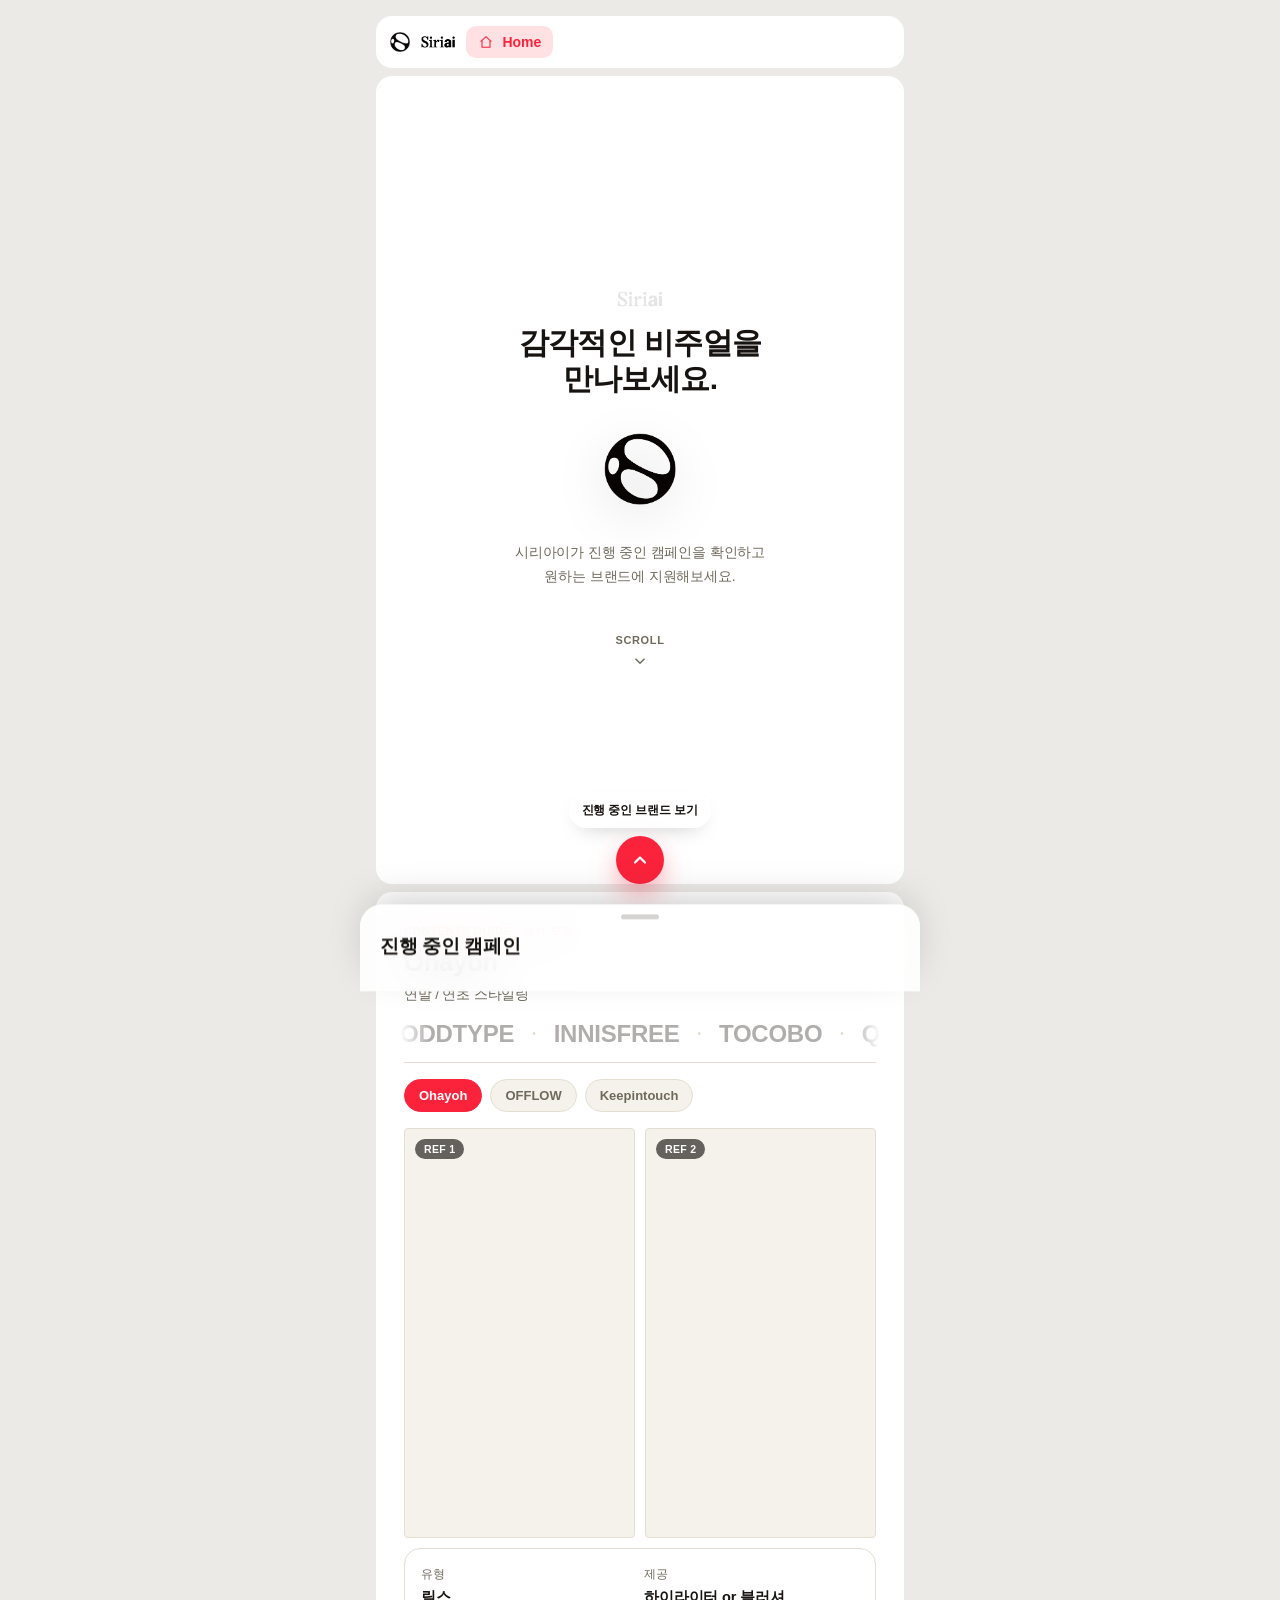
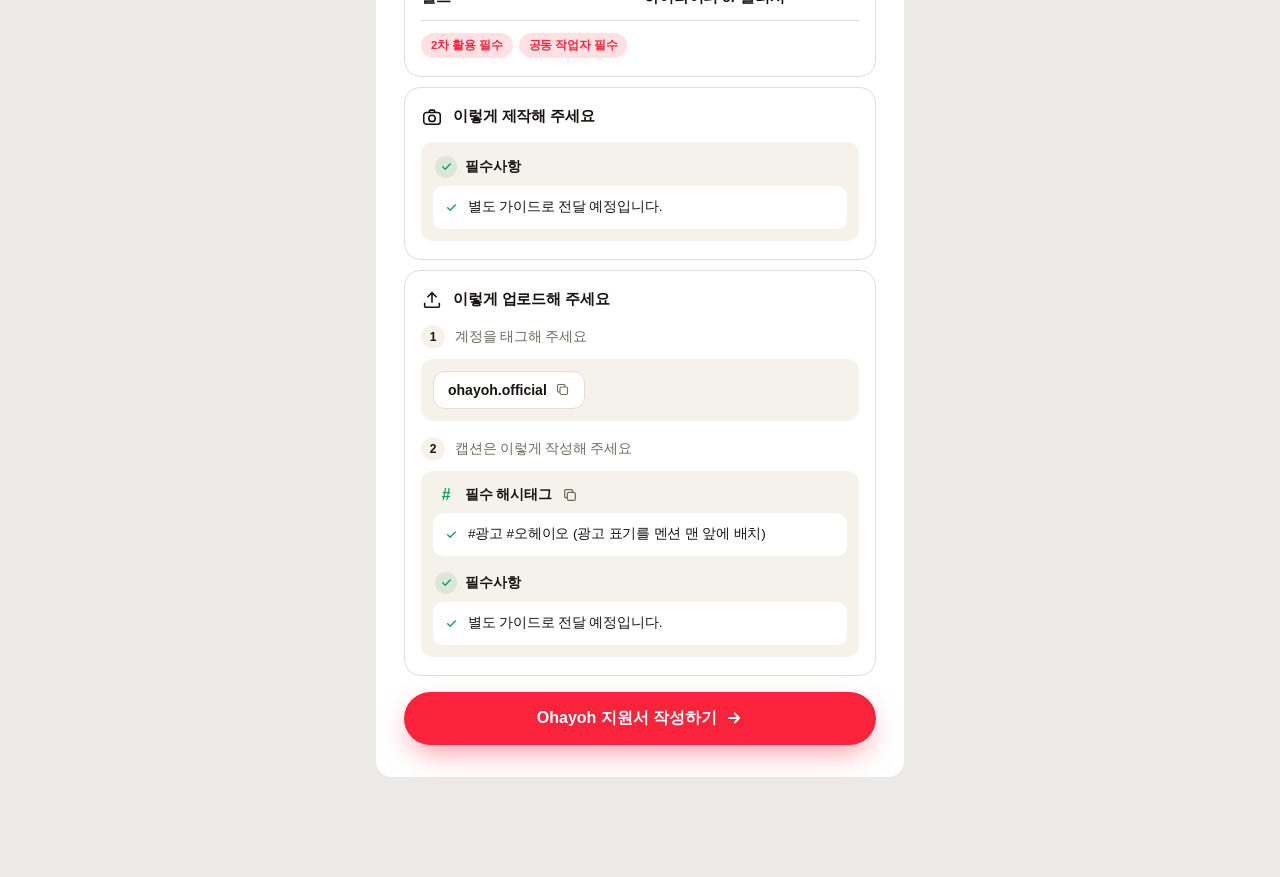
<file: index.html>
<!doctype html>
<html lang="ko">
<head>
<meta charset="utf-8">
<meta name="viewport" content="width=device-width, initial-scale=1, viewport-fit=cover">
<meta name="referrer" content="no-referrer">
<title>Siriai Campaign Guide</title>
<link rel="icon" href="assets/symbol-black.png">
<style>
/* ── Tokens: 포트폴리오(globals.css)와 동일 ───────────────────── */
:root{
  --bg:#ffffff; --ink:#171310; --muted:#6f6a5c; --accent:#fa233b;
  --line:#e4ded2; --card:#f5f2ec; --accent-soft:rgba(250,35,59,.14); --shell-bg:#ebeae7;
  --ok:#1a9e5c; --ok-soft:rgba(26,158,92,.12);
  --font:-apple-system,"SF Pro Text","Inter Tight","Noto Sans KR",Helvetica,Arial,"Apple SD Gothic Neo","Malgun Gothic",sans-serif;
}
*{ box-sizing:border-box; }
html{ scroll-behavior:smooth; }
html,body{ margin:0; padding:0; }
body{ background:var(--shell-bg); color:var(--ink); font-family:var(--font); overflow-x:hidden; word-break:keep-all; overflow-wrap:break-word; letter-spacing:-.01em; -webkit-font-smoothing:antialiased; }
button,input,textarea,select{ font-family:inherit; }
body.lock{ overflow:hidden; }

.shell{ max-width:560px; margin:0 auto; padding:8px 8px 96px; display:flex; flex-direction:column; gap:8px; }
section{ scroll-margin-top:76px; }

/* ── Top bar ─────────────────────────────────────────── */
.topbar{ position:sticky; top:8px; z-index:30; display:flex; align-items:center; gap:10px; padding:10px 12px; background:var(--bg); border-radius:16px; }
.logo{ display:flex; align-items:center; gap:9px; flex:0 0 auto; background:none; border:none; padding:0; cursor:pointer; }
.logo .mark{ width:24px; height:24px; object-fit:contain; }
.logo .word{ height:14px; width:auto; display:block; }
.nav{ display:flex; gap:4px; flex:1; min-width:0; overflow-x:auto; scrollbar-width:none; }
.nav::-webkit-scrollbar{ display:none; }
.nav-item{ display:flex; align-items:center; gap:8px; flex:0 0 auto; white-space:nowrap; padding:8px 12px; border-radius:10px; border:none; background:none; cursor:pointer; font-size:14px; font-weight:500; color:var(--ink); transition:background .15s, color .15s; }
.nav-item svg{ width:16px; height:16px; stroke:currentColor; stroke-width:1.6; fill:none; flex:0 0 auto; }
.nav-item.active{ background:var(--accent-soft); color:var(--accent); font-weight:700; }

.panel-card{ background:var(--bg); border-radius:16px; padding:24px 20px; }

/* 화면 전환: main(소개+가이드) ↔ apply(지원서) */
body[data-view="apply"] #top, body[data-view="apply"] #guide{ display:none; }
body[data-view="main"] #apply{ display:none; }
body[data-view="apply"] #apply{ animation:fadeIn .35s cubic-bezier(.16,1,.3,1); min-height:calc(100svh - 92px); }
.back{ display:inline-flex; align-items:center; gap:6px; margin:0 0 18px -4px; padding:6px 10px 6px 6px; border:none; background:var(--card); border-radius:999px; font-size:12.5px; font-weight:700; color:var(--muted); cursor:pointer; }
.back svg{ width:16px; height:16px; stroke:currentColor; stroke-width:2.2; fill:none; stroke-linecap:round; stroke-linejoin:round; }

/* 가이드 안 브랜드 탭 — 포트폴리오 '색조·스킨·해외' 버튼과 동일 */
.g-chips{ display:flex; flex-wrap:wrap; gap:8px; margin:0 0 16px; }
.g-chips .bchip{ white-space:nowrap; padding:8px 14px; }
.g-chips::-webkit-scrollbar{ display:none; }

/* ── 1. Hero (포트폴리오 홈과 동일) ───────────────────────── */
.hero{ min-height:calc(100svh - 92px); display:flex; flex-direction:column; align-items:center; justify-content:center; text-align:center; padding:56px 24px 40px; }
.hero .brand{ height:20px; margin:0 auto 16px; display:block; }
.hero h1{ font-weight:700; letter-spacing:-.02em; font-size:30px; line-height:1.2; margin:0 0 28px; }
.hero .sym{ width:88px; height:88px; margin:0 auto 28px; display:block; filter:drop-shadow(0 12px 24px rgba(0,0,0,.15)); }
.hero p{ font-size:14px; line-height:1.7; color:var(--muted); margin:0; }
.scroll-cue{ margin-top:44px; display:flex; flex-direction:column; align-items:center; gap:6px; font-size:11px; font-weight:700; color:var(--muted); letter-spacing:.06em; background:none; border:none; cursor:pointer; }
.scroll-cue svg{ width:18px; height:18px; stroke:var(--muted); stroke-width:2; fill:none; animation:bob 1.6s ease-in-out infinite; }
@keyframes bob{ 50%{ transform:translateY(5px); } }

/* ── 2. Brand guide ─────────────────────────────────────── */
.guide-head{ border-bottom:1px solid var(--line); margin-bottom:16px; }
.eyebrow{ font-size:11px; font-weight:800; color:var(--accent); letter-spacing:.06em; margin:0 0 8px; }
.g-title{ font-weight:700; letter-spacing:-.02em; font-size:26px; margin:0 0 6px; }
.g-desc{ font-size:13.5px; line-height:1.6; color:var(--muted); margin:0; }
.marquee{ position:relative; margin:0 -4px; padding:14px 0; overflow:hidden;
  -webkit-mask-image:linear-gradient(90deg,transparent,#000 6%,#000 94%,transparent); mask-image:linear-gradient(90deg,transparent,#000 6%,#000 94%,transparent); }
.track{ display:flex; align-items:center; gap:18px; width:max-content; animation:marquee 140s linear infinite; }
.m-item{ display:flex; align-items:center; gap:18px; white-space:nowrap; }
.m-label{ font-weight:900; font-size:24px; letter-spacing:-.01em; color:rgba(23,19,16,.34); }
.m-dot{ color:var(--line); font-size:10px; }
@keyframes marquee{ to{ transform:translateX(-50%); } }
.shine{ position:absolute; inset:0; display:flex; align-items:center; pointer-events:none;
  -webkit-mask-image:linear-gradient(90deg,transparent,transparent 44%,#000 50%,transparent 56%,transparent); -webkit-mask-size:260% 100%; -webkit-mask-repeat:no-repeat;
  mask-image:linear-gradient(90deg,transparent,transparent 44%,#000 50%,transparent 56%,transparent); mask-size:260% 100%; mask-repeat:no-repeat;
  animation:shine 5.5s linear infinite; }
.shine .m-label{ background:linear-gradient(90deg,#ff8a00,#ff3d81,#a239ff,#ff3d81,#ff8a00); -webkit-background-clip:text; background-clip:text; color:transparent; }
.shine .m-dot{ color:transparent; }
@keyframes shine{ from{ -webkit-mask-position:-160% 0; mask-position:-160% 0; } to{ -webkit-mask-position:160% 0; mask-position:160% 0; } }

.guide-body{ display:flex; flex-direction:column; gap:10px; animation:fadeIn .35s cubic-bezier(.16,1,.3,1); }
@keyframes fadeIn{ from{ transform:translateX(40px); opacity:0; } to{ transform:none; opacity:1; } }

/* 레퍼런스 릴스 2개 — 포트폴리오 clip 카드와 동일 */
.reels{ display:grid; grid-template-columns:repeat(2,minmax(0,1fr)); gap:10px; }
.clip{ position:relative; aspect-ratio:9/16; border-radius:4px; overflow:hidden; background:var(--card); border:1px solid var(--line); }
.clip video,.clip img{ position:absolute; inset:0; width:100%; height:100%; object-fit:cover; }
.clip.empty{ background:transparent; border-style:dashed; display:flex; flex-direction:column; align-items:center; justify-content:center; gap:10px; }
.clip.empty .plus{ width:26px; height:26px; border-radius:50%; border:1px solid var(--line); display:flex; align-items:center; justify-content:center; color:var(--muted); font-size:14px; }
.clip.empty .lbl{ font-size:10px; color:var(--muted); letter-spacing:.03em; }
.clip-badge{ position:absolute; top:10px; left:10px; z-index:2; font-size:10.5px; font-weight:700; letter-spacing:.03em; color:#fff; background:rgba(23,19,16,.65); backdrop-filter:blur(4px); -webkit-backdrop-filter:blur(4px); padding:4px 9px; border-radius:999px; }

/* 인스타그램 링크 레퍼런스 */
.clip.ig{ display:flex; flex-direction:column; align-items:center; justify-content:center; gap:12px; text-decoration:none; color:#fff; border:none;
  background:linear-gradient(160deg,#feda75 0%,#fa7e1e 25%,#d62976 50%,#962fbf 75%,#4f5bd5 100%); }
.clip.ig .ig-mark{ position:absolute; top:10px; right:10px; }
.clip.ig .ig-mark svg{ width:20px; height:20px; stroke:#fff; stroke-width:1.8; fill:none; }
.clip.ig .ig-play{ width:52px; height:52px; border-radius:50%; background:rgba(255,255,255,.25); backdrop-filter:blur(6px); -webkit-backdrop-filter:blur(6px); display:grid; place-items:center; }
.clip.ig .ig-play svg{ width:22px; height:22px; fill:#fff; margin-left:3px; }
.clip.ig .ig-lbl{ font-size:12px; font-weight:800; }
.bchip.closed{ opacity:.55; }
.saved-note{ display:flex; align-items:center; justify-content:space-between; gap:10px; font-size:12px; color:var(--muted); background:var(--card); border-radius:12px; padding:10px 12px; margin:0 0 14px; }
.saved-note button{ background:none; border:none; color:var(--accent); font-weight:700; font-size:12px; cursor:pointer; padding:0; }

.musts{ grid-column:1/-1; display:flex; flex-wrap:wrap; gap:6px; padding-top:12px; margin-top:4px; border-top:1px solid var(--line); }
.must{ font-style:normal; font-size:11.5px; font-weight:800; color:var(--accent); background:var(--accent-soft); padding:5px 10px; border-radius:999px; }

.box{ border:1px solid var(--line); border-radius:16px; padding:18px 16px; }
.facts{ display:grid; grid-template-columns:repeat(3,minmax(0,1fr)); gap:8px; }
.fact .k{ font-size:11.5px; color:var(--muted); margin-bottom:6px; }
.fact .v{ font-size:14.5px; font-weight:700; line-height:1.35; }
.box-h{ display:flex; align-items:center; gap:10px; font-size:15px; font-weight:700; margin:0 0 14px; }
.box-h svg{ width:22px; height:22px; stroke:var(--ink); stroke-width:1.7; fill:none; flex:0 0 auto; }
.inner{ background:var(--card); border-radius:12px; padding:12px; display:flex; flex-direction:column; gap:8px; }
.inner + .step, .inner + .inner{ margin-top:14px; }
.inner-h{ display:flex; align-items:center; gap:8px; font-size:13.5px; font-weight:700; padding:2px 2px 0; }
.ok{ width:22px; height:22px; border-radius:50%; background:var(--ok-soft); display:grid; place-items:center; flex:0 0 auto; }
.ok svg, .li svg{ width:13px; height:13px; stroke:var(--ok); stroke-width:2.6; fill:none; stroke-linecap:round; stroke-linejoin:round; }
.hash{ width:22px; text-align:center; color:var(--ok); font-weight:800; font-size:16px; }
.li{ display:flex; gap:10px; align-items:flex-start; background:#fff; border-radius:10px; padding:11px 12px; font-size:13.5px; line-height:1.55; }
.li svg{ margin-top:4px; flex:0 0 auto; }
.step{ display:flex; align-items:center; gap:10px; font-size:13.5px; color:var(--muted); margin:2px 0 10px; }
.step .n{ width:24px; height:24px; border-radius:50%; background:var(--card); display:grid; place-items:center; font-size:12px; font-weight:800; color:var(--ink); }
.copy{ display:inline-flex; align-items:center; gap:8px; align-self:flex-start; background:#fff; border:1px solid var(--line); border-radius:12px; padding:10px 14px; font-size:14px; font-weight:600; color:var(--ink); cursor:pointer; transition:border-color .15s, color .15s; }
.copy svg{ width:15px; height:15px; stroke:var(--muted); stroke-width:1.8; fill:none; }
.copy.done{ border-color:var(--accent); color:var(--accent); }
.icon-copy{ background:none; border:none; padding:2px; cursor:pointer; display:grid; place-items:center; }
.icon-copy svg{ width:16px; height:16px; stroke:var(--muted); stroke-width:1.8; fill:none; }
.icon-copy.done svg{ stroke:var(--accent); }

.cta{ width:100%; display:flex; align-items:center; justify-content:center; gap:8px; padding:16px; border-radius:999px; border:none; cursor:pointer; font-size:16px; font-weight:800; color:#fff; background:var(--accent); box-shadow:0 12px 30px -8px rgba(250,35,59,.55); transition:filter .15s, transform .15s; }
.cta:hover{ filter:brightness(1.06); }
.cta:active{ transform:scale(.98); }
.cta svg{ width:18px; height:18px; stroke:#fff; stroke-width:2.4; fill:none; stroke-linecap:round; stroke-linejoin:round; }
.cta:disabled{ opacity:.55; cursor:default; box-shadow:none; }

/* ── 3. Apply form ─────────────────────────────────────── */
.f-title{ font-weight:700; letter-spacing:-.02em; font-size:22px; margin:0 0 6px; }
.f-desc{ font-size:13px; color:var(--muted); margin:0 0 20px; line-height:1.6; }
.group{ border:1px solid var(--line); border-radius:16px; padding:16px 14px 4px; margin-bottom:10px; }
.group-h{ display:flex; align-items:center; gap:8px; font-size:14px; font-weight:700; margin:0 0 14px; }
.group-h .n{ width:22px; height:22px; border-radius:50%; background:var(--ink); color:#fff; display:grid; place-items:center; font-size:11px; font-weight:800; }
.group-h small{ margin-left:auto; font-size:11px; font-weight:600; color:var(--muted); }
.field{ display:flex; flex-direction:column; gap:7px; margin-bottom:14px; }
.field label{ font-size:12.5px; font-weight:700; }
.field label i{ color:var(--accent); font-style:normal; margin-left:2px; }
.input{ width:100%; padding:13px 14px; border-radius:12px; border:1px solid var(--line); background:var(--card); font-size:15px; color:var(--ink); outline:none; transition:border-color .15s, background .15s; }
.input:focus{ border-color:var(--accent); background:#fff; }
.input.bad{ border-color:var(--accent); }
.input[readonly]{ cursor:pointer; }
.addr-row{ display:flex; gap:8px; }
.addr-row .input{ flex:1; min-width:0; }
.addr-btn{ flex:0 0 auto; padding:0 16px; border-radius:12px; border:none; background:var(--ink); color:#fff; font-weight:700; font-size:14px; cursor:pointer; }
.addr-layer{ position:fixed; inset:0; z-index:70; background:rgba(23,19,16,.45); display:flex; align-items:flex-end; justify-content:center; }
.addr-layer[hidden]{ display:none; }
.addr-sheet{ width:100%; max-width:560px; height:min(560px, 88svh); background:var(--bg); border-radius:20px 20px 0 0; display:flex; flex-direction:column; overflow:hidden; }
.addr-top{ display:flex; align-items:center; justify-content:space-between; padding:14px 16px; border-bottom:1px solid var(--line); }
.addr-top b{ font-size:16px; }
.addr-x{ border:none; background:var(--card); width:32px; height:32px; border-radius:50%; font-size:18px; cursor:pointer; color:var(--ink); }
#addrFrame{ flex:1; min-height:0; }
.addr-wait{ padding:40px 20px; text-align:center; color:var(--muted); font-size:14px; line-height:1.6; }
textarea.input{ resize:vertical; min-height:84px; line-height:1.5; }
.brand-chips{ display:flex; flex-wrap:wrap; gap:8px; }
.bchip{ padding:9px 16px; border-radius:999px; border:1px solid var(--line); background:var(--card); font-weight:600; font-size:13px; color:var(--muted); cursor:pointer; transition:background .15s, color .15s, border-color .15s; }
.bchip.active{ background:var(--accent); border-color:var(--accent); color:#fff; }
.two{ display:grid; grid-template-columns:1fr 1fr; gap:10px; }
.consent{ display:flex; gap:10px; align-items:flex-start; font-size:12.5px; line-height:1.55; color:var(--muted); margin:6px 0 18px; cursor:pointer; }
.consent input{ appearance:none; -webkit-appearance:none; flex:0 0 20px; width:20px; height:20px; margin:0; border-radius:6px; border:1.5px solid var(--line); background:var(--card); display:grid; place-items:center; cursor:pointer; }
.consent input:checked{ background:var(--accent); border-color:var(--accent); }
.consent input:checked::after{ content:""; width:9px; height:5px; border:2px solid #fff; border-top:none; border-right:none; transform:rotate(-45deg) translate(1px,-1px); }
.err{ font-size:12px; color:var(--accent); margin:-6px 0 14px; display:none; }
.done-box{ text-align:center; padding:28px 8px; }
.done-box .ok{ width:56px; height:56px; margin:0 auto 16px; }
.done-box .ok svg{ width:26px; height:26px; }
.done-box h3{ font-size:19px; margin:0 0 8px; }
.done-box p{ font-size:13.5px; color:var(--muted); margin:0 0 20px; line-height:1.6; }
.ghost{ background:var(--card); border:1px solid var(--line); border-radius:999px; padding:10px 18px; font-weight:700; font-size:13px; cursor:pointer; color:var(--ink); }

/* ── FAB + 브랜드 시트 ─────────────────────────────────── */
.fab{ position:fixed; bottom:16px; left:50%; transform:translateX(-50%); z-index:40; width:48px; height:48px; border-radius:50%; border:none; background:var(--accent); box-shadow:0 12px 30px -6px rgba(250,35,59,.6); display:grid; place-items:center; cursor:pointer; transition:transform .2s; }
.fab svg{ width:20px; height:20px; stroke:#fff; stroke-width:2.6; fill:none; stroke-linecap:round; stroke-linejoin:round; }
.fab-tip{ position:fixed; bottom:72px; left:50%; transform:translateX(-50%); z-index:40; white-space:nowrap; font-size:12px; font-weight:700; color:var(--ink); padding:8px 12px; border-radius:999px; background:rgba(255,255,255,.7); backdrop-filter:blur(16px); -webkit-backdrop-filter:blur(16px); border:1px solid rgba(255,255,255,.6); box-shadow:0 8px 20px -10px rgba(0,0,0,.25); pointer-events:none; transition:opacity .3s; }
.fab-tip.hide{ opacity:0; }

.scrim{ position:fixed; inset:0; z-index:50; background:rgba(23,19,16,.28); opacity:0; pointer-events:none; transition:opacity .25s; }
.scrim.open{ opacity:1; pointer-events:auto; }
.sheet{ position:fixed; left:0; right:0; bottom:0; z-index:51; max-width:560px; margin:0 auto; max-height:78svh; display:flex; flex-direction:column;
  background:rgba(255,255,255,.86); backdrop-filter:blur(24px) saturate(1.6); -webkit-backdrop-filter:blur(24px) saturate(1.6);
  border-radius:22px 22px 0 0; box-shadow:0 -12px 40px -12px rgba(0,0,0,.25);
  transform:translateY(105%); transition:transform .38s cubic-bezier(.16,1,.3,1); padding:10px 16px calc(16px + env(safe-area-inset-bottom)); }
.sheet.open{ transform:none; }
.grab{ width:38px; height:5px; border-radius:99px; background:rgba(23,19,16,.18); margin:0 auto 14px; }
.sheet-h{ display:flex; align-items:baseline; justify-content:space-between; padding:0 4px 12px; }
.sheet-h h2{ font-size:19px; margin:0; letter-spacing:-.02em; }
.sheet-h span{ font-size:12px; font-weight:700; color:var(--accent); }
.sheet-list{ overflow-y:auto; display:flex; flex-direction:column; gap:8px; padding-bottom:4px; }
.b-item{ display:flex; align-items:center; gap:12px; width:100%; text-align:left; padding:14px; border-radius:14px; border:1px solid var(--line); background:#fff; cursor:pointer; color:var(--ink); transition:border-color .15s; }
.b-item.active{ border-color:var(--accent); }
.b-mono{ width:44px; height:44px; flex:0 0 auto; border-radius:12px; display:grid; place-items:center; font-weight:900; font-size:15px; color:#fff; letter-spacing:-.02em; }
.b-text{ flex:1; min-width:0; }
.b-text b{ display:block; font-size:15px; margin-bottom:3px; }
.b-text span{ display:block; font-size:12.5px; color:var(--muted); line-height:1.45; }
.b-meta{ display:flex; gap:5px; margin-top:7px; flex-wrap:wrap; }
.b-meta em{ font-style:normal; font-size:10.5px; font-weight:700; padding:3px 8px; border-radius:999px; background:var(--card); color:var(--muted); }
.b-meta em.hot{ background:var(--accent-soft); color:var(--accent); }
.b-item > svg{ width:18px; height:18px; stroke:var(--muted); stroke-width:2; fill:none; flex:0 0 auto; }

.toast{ position:fixed; top:84px; left:50%; transform:translate(-50%,-10px); z-index:60; background:var(--ink); color:#fff; font-size:12.5px; font-weight:700; padding:9px 14px; border-radius:999px; opacity:0; pointer-events:none; transition:opacity .2s, transform .2s; }
.toast.show{ opacity:1; transform:translate(-50%,0); }

@media (min-width:600px){ .shell{ padding:16px 16px 100px; } .topbar{ top:16px; } .panel-card{ padding:32px 28px; } }
</style>
</head>
<body data-view="main">
<div class="shell">
  <header class="topbar">
    <button class="logo" data-go="top" aria-label="맨 위로"><img class="mark" src="assets/symbol-black.png" alt=""><img class="word" src="assets/logo-wordmark.png" alt="Siriai"></button>
    <nav class="nav" id="nav"></nav>
  </header>

  <!-- 1. 소개 -->
  <section class="panel-card hero" id="top">
    <img class="brand" src="assets/logo-wordmark-grey.png" alt="Siriai">
    <h1>감각적인 비주얼을<br>만나보세요.</h1>
    <img class="sym" src="assets/symbol-black.png" alt="">
    <p>시리아이가 진행 중인 캠페인을 확인하고<br>원하는 브랜드에 지원해보세요.</p>
    <button class="scroll-cue" data-go="guide">SCROLL<svg viewBox="0 0 24 24"><path d="M6 9l6 6 6-6"/></svg></button>
  </section>

  <!-- 2. 브랜드 가이드 -->
  <section class="panel-card" id="guide"></section>

  <!-- 3. 지원서 -->
  <section class="panel-card" id="apply"></section>
</div>

<div class="fab-tip" id="fabTip">진행 중인 브랜드 보기</div>
<button class="fab" id="fab" aria-label="진행 중인 브랜드 보기" aria-expanded="false"><svg viewBox="0 0 24 24"><path d="M6 15l6-6 6 6"/></svg></button>
<div class="scrim" id="scrim"></div>
<div class="sheet" id="sheet" role="dialog" aria-label="진행 중인 캠페인">
  <div class="grab"></div>
  <div class="sheet-h"><h2>진행 중인 캠페인</h2><span id="sheetCount"></span></div>
  <div class="sheet-list" id="sheetList"></div>
</div>
<div class="toast" id="toast"></div>
<div class="addr-layer" id="addrLayer" hidden onclick="if(event.target===this)closeAddrSearch()">
  <div class="addr-sheet" role="dialog" aria-label="주소 검색">
    <div class="addr-top"><b>주소 검색</b><button type="button" class="addr-x" onclick="closeAddrSearch()" aria-label="닫기">×</button></div>
    <div id="addrFrame"></div>
  </div>
</div>

<script>
/* 이 파일은 인플루언서에게 그대로 공개돼요. 금액·내부 안내는 적지 마세요.
   운영 방법은 내부 허브 페이지에 있어요. */
let SUBMIT_URL = '';   // 구글 시트 접수 주소 — brands.json settings.submitUrl (어드민에서 설정)

/* ?p=neg5c4 또는 짧은 주소 ?neg5c4 둘 다 받아요 */
const PAGE = (new URLSearchParams(location.search).get('p')
  || (/^\?([a-z0-9]{4,20})$/i.exec(location.search) || [])[1] || '').trim().slice(0, 20);

/* 브랜드 내용은 brands.json 에 있어요 (어드민 페이지에서 수정). */
let PAST_BRANDS = [];
let BRANDS = [];

async function sha256hex(s){
  const buf = await crypto.subtle.digest('SHA-256', new TextEncoder().encode(s));
  return [...new Uint8Array(buf)].map((b) => b.toString(16).padStart(2, '0')).join('');
}
async function loadData(){
  const res = await fetch('brands.json?t=' + Date.now(), { cache: 'no-store' });
  if (!res.ok) throw new Error('brands.json ' + res.status);
  const data = await res.json();
  PAST_BRANDS = data.pastBrands || [];
  SUBMIT_URL = /^https:\/\/script\.google\.com\/macros\/s\/[\w-]+\/exec$/.test(data.settings?.submitUrl || '') ? data.settings.submitUrl : '';
  const TBD = ['별도 가이드로 전달 예정입니다.'];
  const all = (data.brands || []).filter((b) => b && b.id && b.name && b.status !== 'hidden').map((b) => ({
    category: '뷰티', color: '#171310', hashNote: '광고 표기를 멘션 맨 앞에 배치',
    ...b,
    closed: b.status === 'closed',
    collab: b.collab !== false,              // 공동 작업자 초대 (기본 필수)
    secondaryUse: b.secondaryUse !== false,  // 2차 활용 동의 (기본 필수)
    deadline: b.status === 'closed' ? '모집 마감' : (b.deadline || '상시 모집'),
    make: b.make?.filter(Boolean).length ? b.make.filter(Boolean) : TBD,
    upload: b.upload?.filter(Boolean).length ? b.upload.filter(Boolean) : TBD,
    reels: [0, 1].map((i) => (b.reels || [])[i] || ''),
    facts: [['유형', '릴스'], ['제공', b.reward || '제품'], ...(b.announce ? [['선정 발표', b.announce]] : []), ...(b.uploadDate ? [['업로드', b.uploadDate]] : [])],
  }));
  /* 모집 중인 캠페인을 앞으로, 마감된 캠페인은 뒤로 */
  all.sort((a, b) => a.closed - b.closed);
  /* 고료 링크별 노출: 코드 대신 해시로 비교해서 공개 파일에 코드가 드러나지 않게 */
  const pageHash = PAGE ? await sha256hex('siriai-tier:' + PAGE) : '';
  BRANDS = all.filter((b) => !b.tierHashes?.length || b.tierHashes.includes(pageHash));
  /* 캠페인 × 링크별 고료: 이 링크 코드로만 풀리는 값이라 다른 링크의 고료는 보이지 않아요 */
  for (const b of BRANDS) {
    /* 따로 적은 고료가 없으면 그 링크의 기본 고료(5만/10만/20만원)를 보여줘요 */
    const tf = pageHash && (b.tierFees?.[pageHash] || data.settings?.tierDefaults?.[pageHash]);
    b.sheetFee = tf?.s || '';
    const fee = tf?.v ? await openFee(PAGE, tf.v) : '';
    if (fee) b.facts.splice(2, 0, ['고료', fee === '고료 없음' ? '없음' : fee]);
  }
}
async function openFee(code, s){
  try {
    const [iv, ct] = s.replace(/^enc3:/, '').split('.').map((x) => Uint8Array.from(atob(x), (c) => c.charCodeAt(0)));
    const raw = await crypto.subtle.digest('SHA-256', new TextEncoder().encode('siriai-fee-key:' + code));
    const key = await crypto.subtle.importKey('raw', raw, 'AES-GCM', false, ['decrypt']);
    return new TextDecoder().decode(await crypto.subtle.decrypt({ name: 'AES-GCM', iv }, key, ct));
  } catch { return ''; }
}

/* ── helpers ── */
const $ = (id) => document.getElementById(id);
const esc = (s) => String(s).replace(/[&<>"]/g, (c) => ({ '&':'&amp;','<':'&lt;','>':'&gt;','"':'&quot;' }[c]));
const I = {
  home: '<path d="M4 11.5 12 4l8 7.5"/><path d="M6 10v10h12V10"/>',
  drop: '<path d="M12 3c3 4 6 7.6 6 11.2A6 6 0 1 1 6 14.2C6 10.6 9 7 12 3Z"/>',
  camera: '<rect x="3" y="7" width="18" height="13" rx="3"/><path d="M8.5 7l1.3-2.5h4.4L15.5 7"/><circle cx="12" cy="13.5" r="3.5"/>',
  upload: '<path d="M12 15V4M7 9l5-5 5 5"/><path d="M4 15v4a1 1 0 0 0 1 1h14a1 1 0 0 0 1-1v-4"/>',
  check: '<path d="M5 12.5l4.5 4.5L19 7.5"/>',
  copy: '<rect x="8" y="8" width="12" height="12" rx="2.5"/><path d="M16 8V5.5A1.5 1.5 0 0 0 14.5 4h-9A1.5 1.5 0 0 0 4 5.5v9A1.5 1.5 0 0 0 5.5 16H8"/>',
  arrow: '<path d="M5 12h14M13 6l6 6-6 6"/>',
  chev: '<path d="M9 6l6 6-6 6"/>',
  edit: '<path d="M4 20h4L19 9l-4-4L4 16v4Z"/><path d="M13.5 6.5l4 4"/>',
  shield: '<path d="M12 3l7 3v5c0 4.5-3 8.3-7 10-4-1.7-7-5.5-7-10V6l7-3Z"/><path d="M9 12l2 2 4-4"/>',
};
const svg = (k) => `<svg viewBox="0 0 24 24">${I[k]}</svg>`;
const li = (t) => `<div class="li">${svg('check')}<span>${esc(t)}</span></div>`;

let current = '';
const brand = () => BRANDS.find((b) => b.id === current) || BRANDS[0];

function toast(msg){
  const t = $('toast'); t.textContent = msg; t.classList.add('show');
  clearTimeout(toast.t); toast.t = setTimeout(() => t.classList.remove('show'), 1400);
}

/* ── Top nav: Home ── */
let view = 'main';
let section = 'top';   // main 화면에서 지금 보이는 곳: top | guide
function renderNav(){
  const active = view === 'apply' ? 'apply' : section;
  const items = [['top', 'home', 'Home']];
  $('nav').innerHTML = items.map(([id, icon, label]) =>
    `<button class="nav-item${id === active ? ' active' : ''}" data-go="${id}">${svg(icon)}${label}</button>`).join('');
}

/* ── 2. 가이드 ── */
function renderGuide(){
  const b = brand();
  const items = [...PAST_BRANDS, ...PAST_BRANDS].map((w) => `<span class="m-item"><span class="m-label">${esc(w)}</span><span class="m-dot">•</span></span>`).join('');
  $('guide').innerHTML = `
    <div class="guide-head">
      <p class="eyebrow">CONTENTS GUIDE · ${esc(b.deadline)}</p>
      <h2 class="g-title">${esc(b.name)}</h2>
      <p class="g-desc">${esc(b.summary)}</p>
      <div class="marquee"><div class="track">${items}</div><div class="shine" aria-hidden="true"><div class="track">${items}</div></div></div>
    </div>
    ${BRANDS.length > 1 ? `<div class="g-chips">${BRANDS.map((x) =>
      `<button class="bchip${x.id === b.id ? ' active' : ''}${x.closed ? ' closed' : ''}" data-brand="${x.id}">${esc(x.name)}${x.closed ? ' · 마감' : ''}</button>`).join('')}</div>` : ''}
    <div class="guide-body" key="${b.id}">
      <div class="reels">${b.reels.map((src, i) => reelCard(src, i)).join('')}</div>
      <div class="box facts" style="grid-template-columns:repeat(${b.facts.length <= 3 ? b.facts.length : 2},minmax(0,1fr))">${b.facts.map(([k, v]) => `<div class="fact"><div class="k">${esc(k)}</div><div class="v">${esc(v)}</div></div>`).join('')}
        ${b.secondaryUse || b.collab ? `<div class="musts">${b.secondaryUse ? '<em class="must">2차 활용 필수</em>' : ''}${b.collab ? '<em class="must">공동 작업자 필수</em>' : ''}</div>` : ''}</div>

      <div class="box">
        <h3 class="box-h">${svg('camera')}이렇게 제작해 주세요</h3>
        <div class="inner">
          <div class="inner-h"><span class="ok">${svg('check')}</span>필수사항</div>
          ${b.make.map(li).join('')}
        </div>
      </div>

      <div class="box">
        <h3 class="box-h">${svg('upload')}이렇게 업로드해 주세요</h3>
        <div class="step"><span class="n">1</span>계정을 태그해 주세요</div>
        <div class="inner"><button class="copy" data-copy="${esc(b.account)}">${esc(b.account)}${svg('copy')}</button></div>
        <div class="step" style="margin-top:16px"><span class="n">2</span>캡션은 이렇게 작성해 주세요</div>
        <div class="inner">
          <div class="inner-h"><span class="hash">#</span>필수 해시태그<button class="icon-copy" data-copy="${esc(b.hashtags)}" aria-label="해시태그 복사">${svg('copy')}</button></div>
          ${li(b.hashtags + (b.hashNote && !/^[-–—\s]*$/.test(b.hashNote) ? ` (${b.hashNote})` : ''))}
          <div class="inner-h" style="margin-top:6px"><span class="ok">${svg('check')}</span>필수사항</div>
          ${b.upload.map(li).join('')}
        </div>
      </div>


      ${b.closed
        ? `<button class="cta" disabled style="margin-top:6px">모집이 마감되었어요</button>`
        : `<button class="cta" data-go="apply" style="margin-top:6px">${esc(b.name)} 지원서 작성하기${svg('arrow')}</button>`}
    </div>`;
}

/* 레퍼런스: 업로드한 영상·이미지, 또는 인스타그램 링크 */
function reelCard(src, i){
  const badge = `<span class="clip-badge">REF ${i + 1}</span>`;
  if (!src) return `<div class="clip empty">${badge}<span class="plus">+</span><span class="lbl">레퍼런스 릴스</span></div>`;
  if (/^https?:\/\//i.test(src)) {
    return `<a class="clip ig" href="${esc(src)}" target="_blank" rel="noopener noreferrer">${badge}
      <span class="ig-mark"><svg viewBox="0 0 24 24"><rect x="3" y="3" width="18" height="18" rx="5"/><circle cx="12" cy="12" r="4.2"/><circle cx="17.3" cy="6.7" r="1" fill="currentColor" stroke="none"/></svg></span>
      <span class="ig-play"><svg viewBox="0 0 24 24"><path d="M8 5.5v13l10.5-6.5L8 5.5Z"/></svg></span>
      <span class="ig-lbl">인스타그램에서 보기</span></a>`;
  }
  return `<div class="clip">${badge}${/\.(mp4|mov|webm)$/i.test(src) ? `<video src="${esc(src)}" autoplay muted loop playsinline></video>` : `<img src="${esc(src)}" alt="">`}</div>`;
}

/* ── 3. 지원서 ── */
function renderApply(){
  $('apply').innerHTML = `
    <button class="back" data-back><svg viewBox="0 0 24 24"><path d="M15 6l-6 6 6 6"/></svg>${esc(brand().name)} 가이드로</button>
    <p class="eyebrow">APPLY</p>
    <h2 class="f-title">캠페인 지원하기</h2>
    <p class="f-desc">선정되시면 입력하신 연락처로 바로 안내드려요.</p>
    ${savedInfo() ? `<div class="saved-note"><span>지난번에 입력한 정보를 채워뒀어요.</span><button type="button" id="forget">지우기</button></div>` : ''}
    <form id="form" novalidate>
      <div class="group">
        <h3 class="group-h"><span class="n">1</span>지원 브랜드<small>복수 선택 가능</small></h3>
        <div class="field"><div class="brand-chips" id="bchips"></div></div>
      </div>
      <div class="group">
        <h3 class="group-h"><span class="n">2</span>기본 정보</h3>
        <div class="field"><label for="f-name">이름<i>*</i></label>
          <input class="input" id="f-name" name="name" autocomplete="name" placeholder="홍길동"></div>
        <div class="field"><label for="f-phone">연락처<i>*</i></label>
          <input class="input" id="f-phone" name="phone" type="tel" inputmode="numeric" autocomplete="tel" placeholder="010-0000-0000"></div>
        <div class="field"><label for="f-email">이메일</label>
          <input class="input" id="f-email" name="email" type="email" autocomplete="email" placeholder="name@email.com"></div>
      </div>
      <div class="group">
        <h3 class="group-h"><span class="n">3</span>채널 정보</h3>
        <div class="field"><label for="f-insta">인스타그램 계정<i>*</i></label>
          <input class="input" id="f-insta" name="instagram" placeholder="@account" autocapitalize="off"></div>
      </div>
      <div class="group">
        <h3 class="group-h"><span class="n">4</span>배송 정보<small>선택</small></h3>
        <div class="field"><label for="f-addr">받으실 주소</label>
          <div class="addr-row">
            <input class="input" id="f-zip" name="zip" placeholder="우편번호" readonly tabindex="-1">
            <button type="button" class="addr-btn" id="addrBtn">주소 검색</button>
          </div>
          <input class="input" id="f-addr" name="addrBase" placeholder="주소 검색을 눌러 찾아주세요" readonly>
          <input class="input" id="f-addr2" name="addrDetail" autocomplete="address-line2" placeholder="상세 주소 (동·호수)">
          <small style="font-size:11.5px;color:var(--muted)">미리 적어주시면 선정 즉시 제품을 보내드려요. 비워두면 선정 후에 여쭤볼게요.</small></div>
      </div>
      <div class="field" style="margin-top:6px"><label for="f-msg">하고 싶은 말 (선택)</label>
        <textarea class="input" id="f-msg" name="message" placeholder="이 브랜드에 지원하는 이유, 기획하고 싶은 콘텐츠 등"></textarea></div>
      <label class="consent" id="termsRow" hidden><input type="checkbox" id="f-terms"><span id="termsText"></span></label>
      <label class="consent"><input type="checkbox" id="f-agree"><span>캠페인 진행을 위한 개인정보(이름, 연락처, SNS 계정, 이메일, 주소) 수집·이용에 동의합니다. 수집된 정보는 캠페인 종료 후 파기됩니다.</span></label>
      <label class="consent" style="margin-top:-8px"><input type="checkbox" id="f-remember" checked><span>다음 지원 때 쓰도록 이 기기에 내 정보 기억하기</span></label>
      <p class="err" id="err"></p>
      <button class="cta" type="submit" id="submit">지원하기${svg('arrow')}</button>
    </form>`;
  renderBrandChips();
  const saved = savedInfo();
  if (saved) {
    const f = $('form');
    ['name', 'phone', 'email', 'instagram', 'zip', 'addrBase', 'addrDetail'].forEach((k) => { if (saved[k]) f[k].value = saved[k]; });
    if (!saved.addrBase && saved.address) f.addrBase.value = saved.address;   // 예전 형식
    $('forget').onclick = () => { try { localStorage.removeItem(INFO_KEY); } catch {} renderApply(); };
  }
  $('addrBtn').onclick = openAddrSearch;
  $('f-addr').onclick = openAddrSearch;
  $('form').addEventListener('submit', onSubmit);
  $('form').addEventListener('input', (e) => e.target.classList.remove('bad'));
}

/* 주소 검색 (카카오 우편번호 서비스 — 키 없이 무료) : 화면 위에 검색창을 띄워요 */
const POSTCODE_SRC = 'https://t1.kakaocdn.net/mapjsapi/bundle/postcode/prod/postcode.v2.js';
let postcodeLoading = null;
function loadPostcode(){
  if (window.daum?.Postcode) return Promise.resolve();
  return postcodeLoading ||= new Promise((ok, fail) => {
    const s = document.createElement('script');
    s.src = POSTCODE_SRC; s.onload = ok;
    s.onerror = () => { postcodeLoading = null; fail(); };
    document.head.appendChild(s);
  });
}
async function openAddrSearch(){
  const layer = $('addrLayer'), box = $('addrFrame');
  layer.hidden = false; document.body.style.overflow = 'hidden';
  box.innerHTML = '<p class="addr-wait">주소 검색을 불러오는 중…</p>';
  try { await loadPostcode(); }
  catch { box.innerHTML = '<p class="addr-wait">주소 검색을 불러오지 못했어요.<br>닫고 상세 주소 칸에 전체 주소를 적어주세요.</p>'; return; }
  box.innerHTML = '';
  new daum.Postcode({
    width: '100%', height: '100%',
    oncomplete(d){
      const extra = [d.bname && /[동로가]$/.test(d.bname) ? d.bname : '', d.buildingName && d.apartment === 'Y' ? d.buildingName : ''].filter(Boolean).join(', ');
      const road = d.roadAddress || d.address;
      $('f-zip').value = d.zonecode;
      $('f-addr').value = road + (extra && d.roadAddress ? ` (${extra})` : '');
      $('f-addr').classList.remove('bad');
      closeAddrSearch();
      setTimeout(() => $('f-addr2').focus(), 50);
    },
  }).embed(box, { autoClose: false });
}
function closeAddrSearch(){
  $('addrLayer').hidden = true; $('addrFrame').innerHTML = ''; document.body.style.overflow = '';
}
document.addEventListener('keydown', (e) => { if (e.key === 'Escape' && !$('addrLayer').hidden) closeAddrSearch(); });

/* 지원자 본인 기기에만 저장 — 다음 지원 때 자동으로 채움 */
const INFO_KEY = 'siriai-applicant';
function savedInfo(){ try { return JSON.parse(localStorage.getItem(INFO_KEY) || 'null'); } catch { return null; } }

let picked = new Set([current]);
const openBrands = () => BRANDS.filter((b) => !b.closed);
function renderBrandChips(){
  const box = $('bchips'); if (!box) return;
  box.innerHTML = openBrands().map((b) => `<button type="button" class="bchip${picked.has(b.id) ? ' active' : ''}" data-pick="${b.id}">${esc(b.name)}</button>`).join('');
  renderTerms();
}

/* 고른 브랜드의 필수 조건(공동 작업자·2차 활용) 동의 */
function termsFor(list){
  return { collab: list.some((b) => b.collab), secondary: list.some((b) => b.secondaryUse) };
}
function renderTerms(){
  const row = $('termsRow'); if (!row) return;
  const t = termsFor(openBrands().filter((b) => picked.has(b.id)));
  const parts = [t.secondary && '2차 활용', t.collab && '공동 작업자'].filter(Boolean);
  row.hidden = !parts.length;
  $('termsText').innerHTML = `<b style="color:var(--accent)">[필수]</b> ${parts.join(' · ')} 조건에 동의합니다.`;
}

async function onSubmit(e){
  e.preventDefault();
  const f = e.target, err = $('err');
  const chosen = openBrands().filter((b) => picked.has(b.id));
  const data = {
    brands: chosen.map((b) => b.name),
    brandIds: chosen.map((b) => b.id),
    fees: chosen.map((b) => b.sheetFee || ''),   // 이 링크의 캠페인 고료(잠긴 값) — 시트만 풀 수 있어서 바꿔치기 불가
    name: f.name.value.trim(), phone: f.phone.value.trim(),
    instagram: f.instagram.value.trim(),
    email: f.email.value.trim(), message: f.message.value.trim(),
    zip: f.zip.value.trim(),
    address: [f.addrBase.value.trim(), f.addrDetail.value.trim()].filter(Boolean).join(' '),
    page: PAGE,
    collabAgree: termsFor(chosen).collab ? $('f-terms').checked : null,
    secondaryAgree: termsFor(chosen).secondary ? $('f-terms').checked : null,
    submittedAt: new Date().toISOString(),
  };
  const bad = [];
  if (!data.name) bad.push(f.name);
  if (!/^0\d{8,10}$/.test(data.phone.replace(/[\s.\-]/g, ''))) bad.push(f.phone);   // 띄어쓰기·점·하이픈 허용
  if (!data.instagram) bad.push(f.instagram);
  if (data.email && !/^\S+@\S+\.\S+$/.test(data.email)) bad.push(f.email);
  bad.forEach((el) => el.classList.add('bad'));
  let msg = '';
  if (!data.brands.length) msg = '지원할 브랜드를 하나 이상 선택해주세요.';
  else if (bad.length) msg = '표시된 항목을 확인해주세요.';
  else if (!$('termsRow').hidden && !$('f-terms').checked) msg = '필수 조건에 동의해야 지원할 수 있어요.';
  else if (!$('f-agree').checked) msg = '개인정보 수집·이용에 동의해주세요.';
  err.textContent = msg; err.style.display = msg ? 'block' : 'none';
  if (msg) { (bad[0] || err).scrollIntoView({ block:'center', behavior:'smooth' }); return; }

  /* 접수처가 없으면 절대 '완료'로 보이지 않게 */
  if (!SUBMIT_URL) {
    err.textContent = '지금은 온라인 접수를 준비 중이에요. 링크를 보내준 담당자에게 지원 의사를 알려주세요.'; err.style.display = 'block';
    return;
  }

  const btn = $('submit'); btn.disabled = true; btn.firstChild.textContent = '접수 중...';
  try {
    // text/plain 으로 보내야 Apps Script 웹 앱이 CORS 사전요청 없이 받아요.
    const res = await fetch(SUBMIT_URL, { method:'POST', headers:{ 'Content-Type':'text/plain;charset=utf-8' }, body: JSON.stringify(data) });
    if (!res.ok) throw new Error('failed');
    const out = await res.json();               // 시트가 { ok:true } 를 돌려줘야만 성공
    if (out.ok !== true) throw new Error(out.error || 'failed');
    try {
      if ($('f-remember').checked) localStorage.setItem(INFO_KEY, JSON.stringify({ name: data.name, phone: data.phone, email: data.email, instagram: data.instagram, zip: f.zip.value.trim(), addrBase: f.addrBase.value.trim(), addrDetail: f.addrDetail.value.trim() }));
      else localStorage.removeItem(INFO_KEY);
    } catch {}
    $('apply').innerHTML = `<div class="done-box">
      <div class="ok">${svg('check')}</div>
      <h3>지원이 완료되었어요</h3></div>`;
  } catch {
    btn.disabled = false; btn.firstChild.textContent = '지원하기';
    err.textContent = '접수에 실패했어요. 잠시 후 다시 시도해주세요. 계속 안 되면 링크를 보내준 담당자에게 알려주세요.'; err.style.display = 'block';
  }
}

/* ── 시트 ── */
function renderSheet(){
  $('sheetCount').textContent = `${BRANDS.length}개 브랜드`;
  $('sheetList').innerHTML = BRANDS.map((b) => `
    <button class="b-item${b.id === current ? ' active' : ''}" data-brand="${b.id}">
      <span class="b-mono" style="background:${esc(b.color)}">${esc(b.name.slice(0, 2))}</span>
      <span class="b-text"><b>${esc(b.name)}</b><span>${esc(b.summary)}</span>
        <span class="b-meta"><em class="${b.hot ? 'hot' : ''}">${esc(b.deadline)}</em><em>${esc(b.facts[0][1])}</em><em>${esc(b.category)}</em></span></span>
      ${svg('chev')}
    </button>`).join('');
}
function openSheet(){
  renderSheet();
  $('sheet').classList.add('open'); $('scrim').classList.add('open'); document.body.classList.add('lock');
  $('fab').setAttribute('aria-expanded', 'true'); $('fabTip').classList.add('hide');
}
function closeSheet(){
  $('sheet').classList.remove('open'); $('scrim').classList.remove('open'); document.body.classList.remove('lock');
  $('fab').setAttribute('aria-expanded', 'false');
}

/* ── 화면 전환 ──
   주소: #브랜드 → 소개+가이드 화면 / #apply/브랜드 → 지원서 화면 (뒤로가기로 가이드 복귀) */
function setView(v){
  view = v;
  document.body.dataset.view = v;
  renderNav();
  requestAnimationFrame(syncSection);
}
function selectBrand(id, scroll = true){
  current = id;
  picked = new Set([id]);
  if (view === 'apply') setView('main');
  renderGuide(); renderApply();
  history.replaceState({}, '', '#' + id);
  if (scroll) $('guide').scrollIntoView({ behavior:'smooth' });
}
function openApply(){
  if (view === 'apply') return window.scrollTo({ top:0, behavior:'smooth' });
  picked = new Set([current]);
  renderApply();
  history.pushState({ apply: true }, '', '#apply/' + current);
  setView('apply');
  window.scrollTo({ top:0, behavior:'instant' });
}
function backToGuide(){
  if (history.state?.apply) return history.back();      // 가이드에서 넘어온 경우: 진짜 뒤로가기
  history.replaceState({}, '', '#' + current);           // 지원서 주소로 바로 들어온 경우
  setView('main');
  $('guide').scrollIntoView({ behavior:'instant' });
}
function route(){
  const h = decodeURIComponent(location.hash.slice(1));
  const [a, b] = h.split('/');
  const id = a === 'apply' ? b : a;
  if (BRANDS.some((x) => x.id === id)) current = id;
  picked = new Set([current]);
  renderGuide(); renderApply();
  if (a === 'apply') { setView('apply'); window.scrollTo({ top:0, behavior:'instant' }); }
  else {
    const wasApply = view === 'apply';
    setView('main');
    if (wasApply) $('guide').scrollIntoView({ behavior:'instant' });
  }
}
window.addEventListener('popstate', route);

/* main 화면에서 가이드가 화면 가운데를 넘어오면 상단 메뉴를 Guide 로 */
function syncSection(){
  if (view !== 'main') return;
  const next = $('guide').getBoundingClientRect().top < innerHeight * 0.5 ? 'guide' : 'top';
  if (next !== section) { section = next; renderNav(); }
}
let ticking = false;
window.addEventListener('scroll', () => {
  if (ticking) return; ticking = true;
  requestAnimationFrame(() => { ticking = false; syncSection(); });
}, { passive: true });

/* ── 이벤트 ── */
document.addEventListener('click', async (e) => {
  const t = e.target;
  const brandBtn = t.closest('[data-brand]');
  if (brandBtn) { closeSheet(); selectBrand(brandBtn.dataset.brand); return; }
  if (t.closest('[data-back]')) { backToGuide(); return; }
  const go = t.closest('[data-go]');
  if (go) {
    const id = go.dataset.go;
    if (id === 'apply') return openApply();
    if (view === 'apply') {                       // 지원서 화면에서 Home/Guide → 가이드 화면으로
      if (history.state?.apply) history.back(); else { history.replaceState({}, '', '#' + current); setView('main'); }
      setTimeout(() => { (id === 'top' ? window.scrollTo({ top:0, behavior:'instant' }) : $(id).scrollIntoView({ behavior:'instant' })); syncSection(); }, 60);
      return;
    }
    id === 'top' ? window.scrollTo({ top:0, behavior:'smooth' }) : $(id).scrollIntoView({ behavior:'smooth' });
    return;
  }
  const pick = t.closest('[data-pick]');
  if (pick) { const id = pick.dataset.pick; picked.has(id) ? picked.delete(id) : picked.add(id); renderBrandChips(); return; }
  const copy = t.closest('[data-copy]');
  if (copy) {
    try { await navigator.clipboard.writeText(copy.dataset.copy); } catch {
      const ta = document.createElement('textarea'); ta.value = copy.dataset.copy; document.body.appendChild(ta); ta.select(); try { document.execCommand('copy'); } catch {} ta.remove();
    }
    copy.classList.add('done'); setTimeout(() => copy.classList.remove('done'), 1200);
    toast('복사되었어요');
  }
});
$('fab').onclick = () => ($('sheet').classList.contains('open') ? closeSheet() : openSheet());
$('scrim').onclick = closeSheet;
document.addEventListener('keydown', (e) => { if (e.key === 'Escape') closeSheet(); });
/* 시트를 아래로 끌어서 닫기 */
(() => {
  let y0 = null; const s = $('sheet');
  s.addEventListener('touchstart', (e) => { if ($('sheetList').scrollTop <= 0) y0 = e.touches[0].clientY; }, { passive:true });
  s.addEventListener('touchend', (e) => { if (y0 !== null && e.changedTouches[0].clientY - y0 > 60) closeSheet(); y0 = null; });
})();
/* 화살표 안내 말풍선은 처음 조금 보여주고 숨김 */
setTimeout(() => $('fabTip').classList.add('hide'), 4000);

loadData().then(() => {
  if (!BRANDS.length) {
    $('guide').innerHTML = `<p class="eyebrow">CONTENTS GUIDE</p><h2 class="g-title">준비 중이에요</h2><p class="g-desc">지금 모집 중인 캠페인이 없어요. 곧 새로운 캠페인으로 찾아올게요.</p>`;
    $('fab').hidden = true; $('fabTip').hidden = true;
    renderNav();
    return;
  }
  current = BRANDS[0].id;
  route();
  /* 브랜드 링크(…#브랜드)로 들어오면 소개 화면을 건너뛰고 바로 그 가이드로 */
  const h = decodeURIComponent(location.hash.slice(1));
  if (view === 'main' && BRANDS.some((b) => b.id === h)) {
    history.scrollRestoration = 'manual';
    const jump = () => { $('guide').scrollIntoView({ behavior:'instant' }); syncSection(); };
    jump();
    setTimeout(jump, 120);   // 글꼴·이미지가 늦게 자리를 잡아도 가이드 위치에 맞춤
  }
}).catch(() => {
  $('guide').innerHTML = `<h2 class="g-title">불러오지 못했어요</h2><p class="g-desc">잠시 후 새로고침 해주세요.</p>`;
  renderNav();
});
</script>
</body>
</html>
</file>
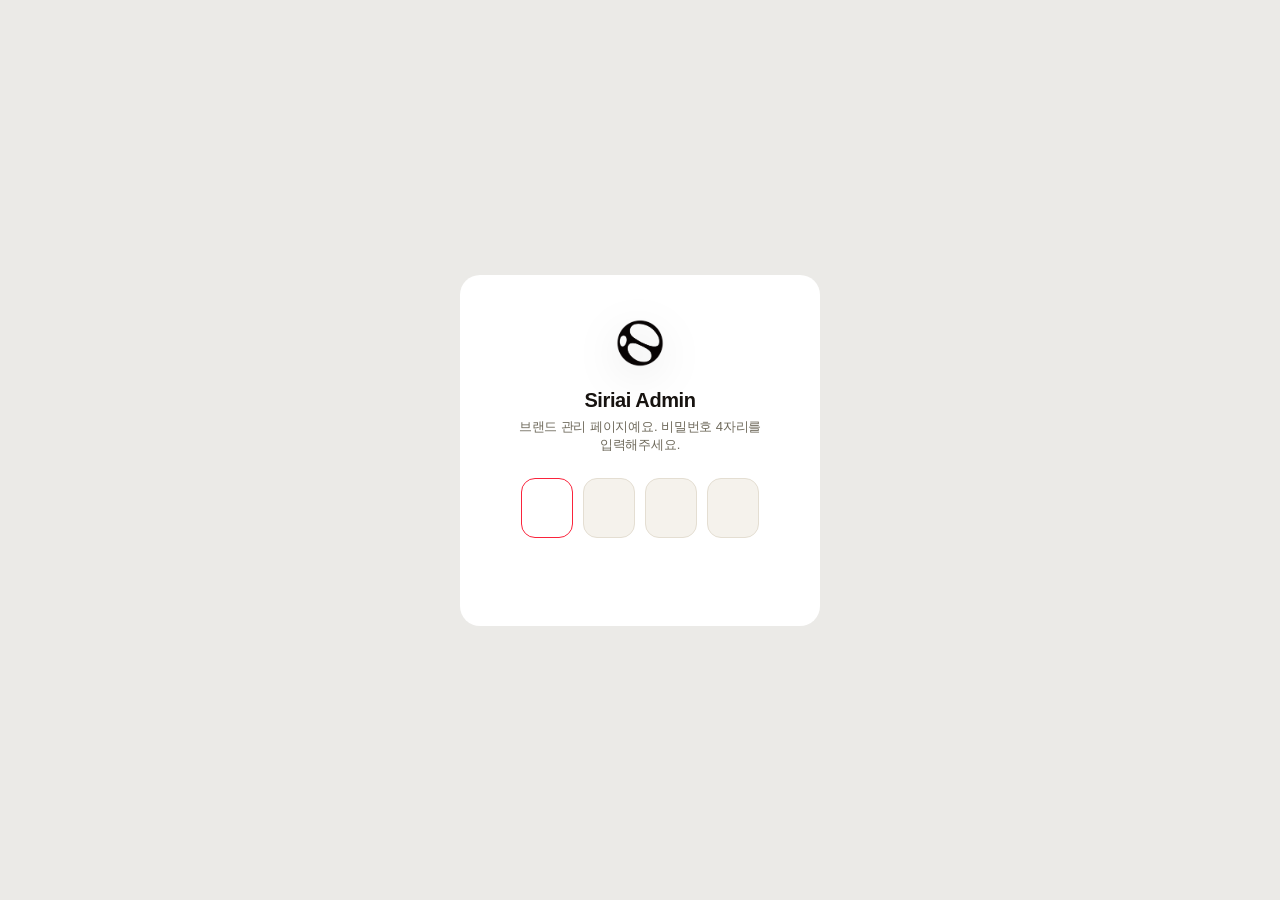
<file: admin.html>
<!doctype html>
<html lang="ko">
<head>
<meta charset="utf-8">
<meta name="viewport" content="width=device-width, initial-scale=1, viewport-fit=cover">
<meta name="robots" content="noindex, nofollow">
<meta name="referrer" content="no-referrer">
<title>Siriai Admin</title>
<link rel="icon" href="assets/symbol-black.png">
<link rel="stylesheet" href="internal.css">
<style>
/* GitHub 연결 */
.gh-state{ display:flex; align-items:center; gap:10px; padding:12px 14px; border-radius:12px; background:var(--card); font-size:13px; }
.gh-state .dot{ width:9px; height:9px; border-radius:50%; background:var(--muted); flex:0 0 auto; }
.gh-state.ok .dot{ background:var(--ok); }
.gh-state b{ font-weight:700; }
.gh-state .pill{ margin-left:auto; }
.steps{ font-size:13px; line-height:1.75; color:var(--muted); padding-left:18px; margin:14px 0; }
.steps b{ color:var(--ink); }
.steps a{ color:var(--accent); font-weight:700; }
.row{ display:flex; gap:8px; }
.row .input{ flex:1; }

/* 입력 */
.input{ width:100%; padding:12px 13px; border-radius:12px; border:1px solid var(--line); background:var(--card); font-size:14.5px; color:var(--ink); outline:none; transition:border-color .15s, background .15s; }
.input:focus{ border-color:var(--accent); background:#fff; }
.input.bad{ border-color:var(--accent); }
textarea.input{ resize:vertical; min-height:88px; line-height:1.55; }
.field{ display:flex; flex-direction:column; gap:6px; margin-bottom:14px; min-width:0; }
.field label{ font-size:12.5px; font-weight:700; }
.field label i{ color:var(--accent); font-style:normal; margin-left:2px; }
.field small{ font-size:11.5px; color:var(--muted); line-height:1.5; }
.grid2{ display:grid; grid-template-columns:1fr 1fr; gap:0 10px; }
.grid3{ display:grid; grid-template-columns:1fr 1fr 1fr; gap:0 10px; }
@media (max-width:520px){ .grid3{ grid-template-columns:1fr 1fr; } }
.check{ display:flex; align-items:center; gap:8px; font-size:13px; font-weight:600; cursor:pointer; padding:10px 12px; border:1px solid var(--line); border-radius:12px; background:var(--card); }
.check input{ accent-color:var(--accent); width:17px; height:17px; margin:0; }
.checks{ display:flex; flex-wrap:wrap; gap:8px; }
.sec{ font-size:11px; font-weight:800; color:var(--accent); letter-spacing:.06em; margin:22px 0 12px; padding-top:18px; border-top:1px solid var(--line); }
.sec:first-of-type{ border-top:none; padding-top:0; margin-top:4px; }

/* 브랜드 목록 */
.list{ display:flex; flex-direction:column; gap:8px; }
.item{ display:flex; align-items:center; gap:12px; padding:12px; border:1px solid var(--line); border-radius:14px; }
.mono{ width:42px; height:42px; flex:0 0 auto; border-radius:12px; display:grid; place-items:center; font-weight:900; font-size:14px; color:#fff; }
.item .txt{ flex:1; min-width:0; }
.item .txt b{ display:block; font-size:15px; }
.item .txt span{ display:block; font-size:12px; color:var(--muted); white-space:nowrap; overflow:hidden; text-overflow:ellipsis; }
.meta{ display:flex; gap:5px; flex-wrap:wrap; margin-top:6px; }
.meta em{ font-style:normal; font-size:10.5px; font-weight:700; padding:3px 8px; border-radius:999px; background:var(--card); color:var(--muted); }
.meta em.hot{ background:var(--accent-soft); color:var(--accent); }
.item .ops{ display:flex; gap:4px; flex:0 0 auto; }
.icon{ width:34px; height:34px; display:grid; place-items:center; border-radius:10px; border:1px solid var(--line); background:#fff; cursor:pointer; color:var(--ink); }
.icon:disabled{ opacity:.35; cursor:default; }
.icon svg{ width:16px; height:16px; stroke:currentColor; stroke-width:2; fill:none; stroke-linecap:round; stroke-linejoin:round; }
.icon.danger{ color:var(--accent); }
@media (max-width:520px){
  .item{ flex-wrap:wrap; }
  .item .txt span{ white-space:normal; }
  .item .ops{ width:100%; justify-content:flex-end; padding-top:10px; border-top:1px solid var(--line); }
}
.meta em.closed{ background:#ebeae7; color:var(--muted); text-decoration:line-through; }
.meta em.hidden{ background:var(--ink); color:#fff; }
.item.dim{ opacity:.6; }
.order-bar{ position:sticky; bottom:12px; z-index:6; margin-top:12px; display:flex; align-items:center; gap:8px; flex-wrap:wrap; padding:12px 14px; border-radius:14px; background:var(--ink); color:#fff; box-shadow:0 14px 30px -14px rgba(0,0,0,.5); }
.order-bar[hidden]{ display:none; }
.tier-rows{ display:flex; flex-direction:column; gap:8px; }
.fee-grid{ display:flex; flex-direction:column; gap:10px; }
.fee-brand{ border:1px solid var(--line); border-radius:14px; padding:12px 14px; }
.fee-brand > b{ display:flex; align-items:center; gap:8px; font-size:15px; margin-bottom:10px; }
.fee-brand > b .mono{ width:26px; height:26px; font-size:10px; }
.fee-brand .tier-rows{ gap:6px; }
html{ scroll-behavior:smooth; }
.tier-row{ display:grid; grid-template-columns:130px 1fr auto; gap:8px; align-items:center; }
.tier-row .tier-name{ font-size:13px; }
.tier-row .input:disabled{ opacity:.45; }
.tier-row .nofee{ white-space:nowrap; }
@media (max-width:520px){ .tier-row{ grid-template-columns:1fr auto; } .tier-row .tier-name{ grid-column:1/-1; } }
.order-bar span{ flex:1 1 180px; font-size:13px; font-weight:600; }
.order-bar .btn:not(.primary){ background:transparent; color:#fff; border-color:rgba(255,255,255,.35); }
.meta em.fee{ background:#171310; color:#fff; }
.grip{ flex:0 0 auto; align-self:stretch; width:22px; margin:-12px -6px -12px -8px; display:grid; place-items:center; color:#b9b2a3; cursor:grab; touch-action:none; user-select:none; -webkit-user-select:none; }
.grip svg{ width:16px; height:16px; fill:currentColor; }
.grip:hover{ color:var(--ink); }
.item.dragging{ position:relative; z-index:5; background:#fff; opacity:1; box-shadow:0 14px 30px -14px rgba(0,0,0,.4); border-color:var(--ink); }
.list.sorting, .list.sorting *{ cursor:grabbing !important; user-select:none; }
.gh-state.warn .dot{ background:var(--accent); }
.ig-in{ font-size:12.5px; padding:9px 11px; }
/* 링크 팝업 */
.links{ display:flex; flex-direction:column; gap:8px; }
.link-row{ display:flex; align-items:center; gap:10px; padding:12px; border:1px solid var(--line); border-radius:12px; }
.link-row b{ font-size:14px; flex:0 0 auto; }
.link-row span{ flex:1; min-width:0; font-size:11.5px; color:var(--muted); overflow:hidden; text-overflow:ellipsis; white-space:nowrap; }
.link-row .btn{ flex:0 0 auto; padding:8px 12px; font-size:12px; }
.empty{ text-align:center; padding:28px 10px; color:var(--muted); font-size:13px; border:1px dashed var(--line); border-radius:14px; }
.head{ display:flex; align-items:flex-end; justify-content:space-between; gap:12px; margin-bottom:14px; }
.head .btn{ flex:0 0 auto; }

/* 릴스 슬롯 */
.reels{ display:grid; grid-template-columns:1fr 1fr; gap:10px; }
.slot{ display:flex; flex-direction:column; gap:8px; }
.slot .pv{ position:relative; aspect-ratio:9/16; border-radius:6px; overflow:hidden; background:var(--card); border:1px dashed var(--line); display:grid; place-items:center; color:var(--muted); font-size:11px; text-align:center; padding:8px; }
.slot .pv.has{ border-style:solid; padding:0; }
.slot .pv video,.slot .pv img{ position:absolute; inset:0; width:100%; height:100%; object-fit:cover; }
.slot .pv .badge{ position:absolute; top:8px; left:8px; z-index:2; font-size:10px; font-weight:700; color:#fff; background:rgba(23,19,16,.65); padding:3px 8px; border-radius:999px; }
.slot .pv .new{ position:absolute; bottom:8px; left:8px; z-index:2; font-size:10px; font-weight:800; color:#fff; background:var(--accent); padding:3px 8px; border-radius:999px; }
.slot .actions .btn{ padding:9px 8px; font-size:12px; }

/* 편집 시트 */
.overlay{ position:fixed; inset:0; z-index:50; background:rgba(23,19,16,.32); display:flex; justify-content:center; align-items:flex-end; }
.editor{ width:100%; max-width:680px; max-height:94svh; overflow-y:auto; background:var(--bg); border-radius:20px 20px 0 0; padding:20px 20px 0; animation:up .32s cubic-bezier(.16,1,.3,1); }
@keyframes up{ from{ transform:translateY(40px); opacity:0; } to{ transform:none; opacity:1; } }
.editor-foot{ position:sticky; bottom:0; z-index:5; background:linear-gradient(transparent, #fff 30%); padding:20px 0 calc(16px + env(safe-area-inset-bottom)); display:flex; gap:8px; }
.editor h2{ display:flex; align-items:center; gap:10px; }
.close{ margin-left:auto; }
.busy{ position:fixed; inset:0; z-index:90; background:rgba(255,255,255,.7); display:grid; place-items:center; font-size:14px; font-weight:700; }
.busy > div{ background:#fff; border:1px solid var(--line); padding:16px 22px; border-radius:14px; box-shadow:0 12px 30px -12px rgba(0,0,0,.2); }
.note{ font-size:12px; color:var(--muted); line-height:1.6; margin:10px 0 0; }
</style>
</head>
<body>

<main class="lock" id="lock">
  <form class="lock-card" id="lockForm" autocomplete="off">
    <img class="sym" src="assets/symbol-black.png" alt="">
    <h1>Siriai Admin</h1>
    <p>브랜드 관리 페이지예요. 비밀번호 4자리를 입력해주세요.</p>
    <div class="pin">
      <input inputmode="numeric" maxlength="1" aria-label="비밀번호 1번째">
      <input inputmode="numeric" maxlength="1" aria-label="비밀번호 2번째">
      <input inputmode="numeric" maxlength="1" aria-label="비밀번호 3번째">
      <input inputmode="numeric" maxlength="1" aria-label="비밀번호 4번째">
    </div>
    <p class="lock-err" id="lockErr"></p>
  </form>
</main>

<div class="shell" id="app" hidden>
  <header class="topbar">
    <img class="mark" src="assets/symbol-black.png" alt="">
    <img class="word" src="assets/logo-wordmark.png" alt="Siriai">
    <span class="tag">ADMIN</span>
    <div class="right">
      <a class="pill" href="hub.html">링크</a>
      <span class="pill on">브랜드 관리</span>
      <a class="pill" href="#fees">고료 관리</a>
      <button class="pill" id="logout">잠그기</button>
    </div>
  </header>

  <!-- GitHub 연결 -->
  <section class="card" id="ghCard"></section>

  <!-- 지원서 접수 연결 -->
  <section class="card" id="sheetCard"></section>

  <!-- 진행 중인 캠페인 -->
  <section class="card">
    <div class="head">
      <div><p class="eyebrow">CAMPAIGNS</p><h2>진행 중인 캠페인</h2></div>
      <button class="btn primary" id="addBtn"><svg viewBox="0 0 24 24"><path d="M12 5v14M5 12h14"/></svg>새 브랜드</button>
    </div>
    <p class="desc">순서대로 가이드에 보여요. 왼쪽 손잡이를 끌거나 화살표로 옮긴 뒤 <b>순서 저장</b>을 누르면 한 번에 반영돼요.</p>
    <div class="list" id="list"></div>
    <div class="order-bar" id="orderBar" hidden>
      <span>순서를 바꿨어요. 저장해야 가이드에 반영돼요.</span>
      <button class="btn" id="orderUndo">되돌리기</button>
      <button class="btn primary" id="orderSave">순서 저장</button>
    </div>
  </section>

  <!-- 고료 관리: 캠페인 × 링크 고료를 한 화면에서 -->
  <section class="card" id="fees">
    <p class="eyebrow">FEES</p>
    <h2>고료 관리</h2>
    <p class="desc">캠페인마다 링크별 고료를 한 번에 고쳐요. 인플루언서는 <b>자기가 받은 링크의 고료만</b> 보고, 같은 값이 시트 ‘캠페인 고료’ 칸에 들어가요. 고료가 없으면 <b>고료 X</b>를 체크하세요.</p>
    <div id="feeGrid" class="fee-grid"></div>
    <div class="actions" style="margin-top:12px">
      <button class="btn" id="feeReset">기본값으로 되돌리기</button>
      <button class="btn primary" id="feeSave">고료 저장</button>
    </div>
    <p class="note">고료를 아예 보여주지 않으려면 <a href="hub.html">링크</a> 화면의 <b>고료 비공개 링크</b>를 보내세요.</p>
  </section>

  <!-- 진행한 브랜드 -->
  <section class="card">
    <p class="eyebrow">PORTFOLIO BRANDS</p>
    <h2>흐르는 글씨 (진행한 브랜드)</h2>
    <p class="desc">가이드 상단에 흘러가는 브랜드 목록이에요. 한 줄에 하나씩 적어주세요.</p>
    <textarea class="input" id="past" rows="8"></textarea>
    <div class="actions" style="margin-top:10px"><button class="btn primary" id="savePast">흐르는 글씨 저장</button></div>
  </section>
</div>

<div id="editorRoot"></div>
<div class="busy" id="busy" hidden><div id="busyMsg">저장 중…</div></div>
<div class="toast" id="toast"></div>

<script src="vault.js"></script>
<script>
/* ════════════════════════════════════════════════════════════
   어드민: brands.json 과 reels/ 폴더를 GitHub API 로 직접 수정해요.
   저장 = 레포에 커밋 → GitHub Pages 가 1분쯤 뒤 사이트에 반영.
   GitHub 토큰은 이 기기 브라우저에만 저장돼요. (레포에 올라가지 않음)
   ════════════════════════════════════════════════════════════ */
const REPO = { owner: 'hwangyksiriai', name: 'SIRIAI-Guideline', branch: 'main' };
const API = `https://api.github.com/repos/${REPO.owner}/${REPO.name}`;
const TOKEN_KEY = 'siriai-gh-token';
const MAX_MB = 40;

const $ = (id) => document.getElementById(id);
const esc = (s) => String(s ?? '').replace(/[&<>"]/g, (c) => ({ '&':'&amp;','<':'&lt;','>':'&gt;','"':'&quot;' }[c]));
const ICON = {
  up: '<path d="M6 15l6-6 6 6"/>', down: '<path d="M6 9l6 6 6-6"/>',
  edit: '<path d="M4 20h4L19 9l-4-4L4 16v4Z"/><path d="M13.5 6.5l4 4"/>',
  trash: '<path d="M4 7h16M9 7V4h6v3M6 7l1 13h10l1-13"/>',
  x: '<path d="M6 6l12 12M18 6L6 18"/>',
  link: '<path d="M10 14a4.5 4.5 0 0 0 6.4 0l3-3a4.5 4.5 0 0 0-6.4-6.4l-1 1"/><path d="M14 10a4.5 4.5 0 0 0-6.4 0l-3 3a4.5 4.5 0 0 0 6.4 6.4l1-1"/>',
  dup: '<rect x="8" y="8" width="12" height="12" rx="2.5"/><path d="M16 8V5.5A1.5 1.5 0 0 0 14.5 4h-9A1.5 1.5 0 0 0 4 5.5v9A1.5 1.5 0 0 0 5.5 16H8"/>',
};
const svg = (k) => `<svg viewBox="0 0 24 24">${ICON[k]}</svg>`;

let TIERS = [];          // [{code,label,fee}] — 비밀번호로 복호화
let TIER_HASH = {};      // code → hash
let DATA = { pastBrands: [], brands: [] };
let SHA = null;          // brands.json 의 현재 sha (GitHub)
let token = '';
let ghUser = '';

function toast(msg, err){
  const t = $('toast'); t.textContent = msg; t.classList.toggle('err', !!err); t.classList.add('show');
  clearTimeout(toast.t); toast.t = setTimeout(() => t.classList.remove('show'), err ? 4200 : 2400);
}
function busy(msg){ $('busyMsg').textContent = msg; $('busy').hidden = false; }
function idle(){ $('busy').hidden = true; }

/* ── base64 (UTF-8 안전) ── */
function utf8ToB64(str){
  const bytes = new TextEncoder().encode(str);
  let bin = ''; for (let i = 0; i < bytes.length; i += 0x8000) bin += String.fromCharCode(...bytes.subarray(i, i + 0x8000));
  return btoa(bin);
}
function b64ToUtf8(b64){
  const bin = atob(b64.replace(/\s/g, ''));
  return new TextDecoder().decode(Uint8Array.from(bin, (c) => c.charCodeAt(0)));
}
function fileToB64(file){
  return new Promise((res, rej) => {
    const r = new FileReader();
    r.onload = () => res(String(r.result).split(',')[1]);
    r.onerror = () => rej(r.error);
    r.readAsDataURL(file);
  });
}

/* ── GitHub API ── */
async function gh(path, opts = {}){
  const res = await fetch(API + path, {
    cache: 'no-store',   // GitHub API 응답은 브라우저에 60초 캐시돼서, 연달아 저장하면 옛 버전을 읽고 충돌로 실패했었음
    ...opts,
    headers: { Authorization: `Bearer ${token}`, Accept: 'application/vnd.github+json', 'X-GitHub-Api-Version': '2022-11-28', ...(opts.headers || {}) },
  });
  if (!res.ok) {
    let msg = res.status + '';
    try { msg += ' ' + (await res.json()).message; } catch {}
    const e = new Error(msg); e.status = res.status; throw e;
  }
  return res.status === 204 ? null : res.json();
}
const CONFLICT = 'conflict';
const conflict = () => Object.assign(new Error(CONFLICT), { status: CONFLICT });

/* ── 데이터 읽기 ── */
async function readBrandsAt(ref){
  const f = await gh(`/contents/brands.json?ref=${ref}`);
  const d = JSON.parse(b64ToUtf8(f.content));
  d.pastBrands ||= []; d.brands ||= [];
  return d;
}
async function loadData(){
  if (token) DATA = await readBrandsAt(REPO.branch);
  else {
    DATA = await (await fetch('brands.json?t=' + Date.now(), { cache:'no-store' })).json();
    DATA.pastBrands ||= []; DATA.brands ||= [];
  }
}

/* ── 저장: 파일 업로드 + brands.json 변경을 커밋 하나로 ──
   여러 커밋이 몇 초 간격으로 들어가면 GitHub Pages 배포가 겹쳐 실패할 수 있어서
   Git Data API(blob → tree → commit → ref)로 한 번에 올려요.
   mutate(latest) 는 '지금 GitHub에 있는 최신본'에 변경을 적용해요. 그 사이 다른 곳에서
   같은 브랜드가 바뀌었으면 mutate 가 conflict() 를 던져서 덮어쓰지 않아요. */
async function commitChange({ mutate, files = [], deletes = [], message }){
  const blobs = [];
  for (const f of files) {
    busy(f.label || '파일 올리는 중…');
    const b = await gh('/git/blobs', { method:'POST', body: JSON.stringify({ content: f.b64, encoding:'base64' }) });
    blobs.push({ path: f.path, sha: b.sha });
  }
  busy('저장 중…');
  for (let attempt = 0; attempt < 5; attempt++) {
    if (attempt) await new Promise((r) => setTimeout(r, 400 * attempt));
    const ref = await gh(`/git/ref/heads/${REPO.branch}`);
    const head = ref.object.sha;
    const commit = await gh(`/git/commits/${head}`);
    const latest = await readBrandsAt(head);
    mutate(latest);
    const json = await gh('/git/blobs', { method:'POST', body: JSON.stringify({ content: utf8ToB64(JSON.stringify(latest, null, 2) + '\n'), encoding:'base64' }) });
    const tree = [
      ...blobs.map((b) => ({ path: b.path, mode:'100644', type:'blob', sha: b.sha })),
      { path:'brands.json', mode:'100644', type:'blob', sha: json.sha },
    ];
    for (const p of (typeof deletes === 'function' ? deletes(latest) : deletes)) {
      try { await gh(`/contents/${p.split('/').map(encodeURIComponent).join('/')}?ref=${head}`); tree.push({ path: p, mode:'100644', type:'blob', sha: null }); }
      catch (e) { if (e.status !== 404) throw e; }
    }
    const t = await gh('/git/trees', { method:'POST', body: JSON.stringify({ base_tree: commit.tree.sha, tree }) });
    const c = await gh('/git/commits', { method:'POST', body: JSON.stringify({ message, tree: t.sha, parents: [head] }) });
    try {
      await gh(`/git/refs/heads/${REPO.branch}`, { method:'PATCH', body: JSON.stringify({ sha: c.sha, force: false }) });
      DATA = latest;
      return;
    } catch (e) {
      if (e.status !== 422) throw e;   // 그 사이 다른 커밋이 들어옴 → 최신본으로 다시
    }
  }
  throw conflict();
}

/* 편집 시작 시점의 브랜드와 지금 GitHub의 브랜드가 같은지 */
const same = (a, b) => JSON.stringify(a ?? null) === JSON.stringify(b ?? null);
/* 다른 브랜드(복제본 등)가 아직 쓰는 파일은 지우지 않기 */
const unused = (paths, d) => { const used = new Set(d.brands.flatMap((x) => x.reels || [])); return paths.filter((p) => p?.startsWith('reels/') && !used.has(p)); };

/* ── GitHub 연결 카드 ── */
function renderGh(){
  const card = $('ghCard');
  if (token) {
    card.innerHTML = `<p class="eyebrow">GITHUB</p><h2>저장 연결</h2>
      <div class="gh-state ok"><span class="dot"></span><span><b>${esc(ghUser || '연결됨')}</b> 계정으로 저장해요</span>
      <button class="pill" id="ghOut">연결 해제</button></div>
      <p class="note">저장하면 레포에 커밋되고, 1분쯤 뒤 사이트에 반영돼요. 토큰은 이 기기 브라우저에만 저장돼요.</p>`;
    $('ghOut').onclick = () => { if (!confirm('이 기기에서 GitHub 연결을 해제할까요?')) return; try { localStorage.removeItem(TOKEN_KEY); } catch {} token = ''; ghUser = ''; renderGh(); renderList(); };
    return;
  }
  card.innerHTML = `<p class="eyebrow">GITHUB</p><h2>저장 연결이 필요해요</h2>
    <p class="desc">수정한 내용을 사이트에 반영하려면 이 기기에서 한 번만 GitHub를 연결해주세요.</p>
    <ol class="steps">
      <li><a href="https://github.com/settings/personal-access-tokens/new" target="_blank" rel="noopener noreferrer">GitHub 토큰 만들기</a>를 열어요. (GitHub 로그인 필요)</li>
      <li><b>Repository access</b> → Only select repositories → <b>${REPO.name}</b> 선택</li>
      <li><b>Permissions</b> → Repository permissions → <b>Contents</b> 를 <b>Read and write</b> 로</li>
      <li>맨 아래 <b>Generate token</b> → 나온 토큰을 복사해서 아래에 붙여넣어요.</li>
    </ol>
    <div class="row"><input class="input" id="tokenIn" type="password" placeholder="github_pat_…" autocomplete="off" spellcheck="false"><button class="btn primary" id="ghIn" style="flex:0 0 auto">연결</button></div>
    <p class="note">토큰은 이 기기 브라우저에만 저장되고 레포에는 올라가지 않아요. 회사 기기에서만 연결해주세요.</p>`;
  $('ghIn').onclick = connect;
  $('tokenIn').addEventListener('keydown', (e) => { if (e.key === 'Enter') connect(); });
}
async function connect(){
  const t = $('tokenIn').value.trim();
  if (!t) return $('tokenIn').classList.add('bad');
  token = t;
  busy('연결 확인 중…');
  try {
    const repo = await gh('');
    if (!repo.permissions?.push) throw Object.assign(new Error('쓰기 권한이 없어요. Contents 권한을 Read and write 로 만들어주세요.'), { status: 403 });
    try { ghUser = (await fetch('https://api.github.com/user', { headers: { Authorization: `Bearer ${token}` } }).then((r) => r.json())).login || ''; } catch {}
    try { localStorage.setItem(TOKEN_KEY, token); localStorage.setItem(TOKEN_KEY + '-user', ghUser); } catch {}
    await loadData();
    renderGh(); renderSheetCard(); renderList(); renderPast();
    toast('GitHub에 연결했어요');
  } catch (e) {
    token = '';
    toast(e.status === 401 ? '토큰이 맞지 않아요. 다시 확인해주세요.' : e.status === 404 ? '이 레포에 접근할 수 없어요. 레포 선택을 확인해주세요.' : (e.message || '연결하지 못했어요'), true);
  } finally { idle(); }
}
function needToken(){
  if (token) return false;
  toast('먼저 위에서 GitHub를 연결해주세요', true);
  $('ghCard').scrollIntoView({ behavior:'smooth', block:'center' });
  return true;
}

/* ── 목록 ── */
function tierLabels(b){
  if (!b.tierHashes?.length) return ['모든 링크'];
  return TIERS.filter((t) => b.tierHashes.includes(TIER_HASH[t.code])).map((t) => t.label);
}
const STATUS = { open: '모집중', closed: '마감', hidden: '숨김' };
/* 아직 저장하지 않은 순서 (드래그·화살표). '순서 저장'을 눌러야 한 번에 올라가요 */
let pendingOrder = null;
function orderedBrands(){
  if (!pendingOrder) return DATA.brands;
  const rank = (b) => { const k = pendingOrder.indexOf(b.id); return k < 0 ? pendingOrder.length : k; };
  return DATA.brands.slice().sort((a, b) => rank(a) - rank(b));
}
function setPendingOrder(ids){
  pendingOrder = ids.join('|') === DATA.brands.map((b) => b.id).join('|') ? null : ids;
  renderList();
}
function renderList(){
  const L = orderedBrands();
  $('orderBar').hidden = !pendingOrder;
  fillFees(L);
  $('list').innerHTML = L.length ? L.map((b, i) => {
    const st = b.status || 'open';
    return `
    <div class="item${st === 'open' ? '' : ' dim'}" data-id="${esc(b.id)}">
      <span class="grip" title="끌어서 순서 바꾸기" aria-hidden="true"><svg viewBox="0 0 16 16"><circle cx="5.5" cy="3.5" r="1.4"/><circle cx="10.5" cy="3.5" r="1.4"/><circle cx="5.5" cy="8" r="1.4"/><circle cx="10.5" cy="8" r="1.4"/><circle cx="5.5" cy="12.5" r="1.4"/><circle cx="10.5" cy="12.5" r="1.4"/></svg></span>
      <span class="mono" style="background:${esc(b.color || '#171310')}">${esc((b.name || '?').slice(0, 2))}</span>
      <div class="txt"><b>${esc(b.name)}</b><span>${esc(b.summary)}</span>
        <div class="meta">${st === 'open' ? `<em class="${b.hot ? 'hot' : ''}">${esc(b.deadline || '상시 모집')}</em>` : `<em class="${st}">${STATUS[st]}</em>`}<em class="fee" data-fee="${esc(b.id)}" hidden></em><em>레퍼런스 ${(b.reels || []).filter(Boolean).length}/2</em>${b.tierHashes?.length ? tierLabels(b).map((l) => `<em>${esc(l)}만</em>`).join('') : ''}</div></div>
      <div class="ops">
        <button class="icon" data-links="${esc(b.id)}" aria-label="보낼 링크" title="보낼 링크">${svg('link')}</button>
        <button class="icon" data-dup="${esc(b.id)}" aria-label="복제해서 새 캠페인" title="복제해서 새 캠페인">${svg('dup')}</button>
        <button class="icon" data-move="${i}:-1" ${i === 0 ? 'disabled' : ''} aria-label="위로">${svg('up')}</button>
        <button class="icon" data-move="${i}:1" ${i === L.length - 1 ? 'disabled' : ''} aria-label="아래로">${svg('down')}</button>
        <button class="icon" data-edit="${esc(b.id)}" aria-label="수정">${svg('edit')}</button>
        <button class="icon danger" data-del="${esc(b.id)}" aria-label="삭제">${svg('trash')}</button>
      </div>
    </div>`; }).join('') : `<div class="empty">진행 중인 캠페인이 없어요.<br>‘새 브랜드’로 추가해주세요.</div>`;
}

const NO_FEE = '고료 없음';
const feeLabel = (f) => Number(f) % 10000 === 0 ? Number(f) / 10000 + '만원' : Number(f).toLocaleString() + '원';
/* 목록 카드에 링크별 고료 요약 (예: 고료 5만원 · 10만원 · 제품만) */
async function fillFees(L){
  await null;   // 목록이 그려진 뒤에 채우기
  for (const b of L) {
    if (!b.tierFees) continue;
    const vals = [];
    for (const t of TIERS) { const s = b.tierFees[TIER_HASH[t.code]]; if (s) vals.push(await SiriaiVault.openForCode(t.code, s.v)); }
    const el = document.querySelector(`[data-fee="${CSS.escape(b.id)}"]`);
    if (el && vals.some(Boolean)) { el.textContent = '고료 ' + vals.filter(Boolean).join(' · '); el.hidden = false; }
  }
}

/* ── 브랜드별 보낼 링크 (고료 링크 + 그 브랜드로 바로) ── */
function openLinks(id){
  const b = DATA.brands.find((x) => x.id === id); if (!b) return;
  const base = 'https://hwangyksiriai.github.io/go/';   // 짧은 주소 → 가이드로 바로 넘어가요
  const tiers = TIERS.filter((t) => !b.tierHashes?.length || b.tierHashes.includes(TIER_HASH[t.code]));
  const st = b.status || 'open';
  $('editorRoot').innerHTML = `<div class="overlay" id="ov"><div class="editor">
    <h2>${esc(b.name)} 보낼 링크<button type="button" class="icon close" id="edClose" aria-label="닫기">${svg('x')}</button></h2>
    <p class="desc">인플루언서에게 맞는 고료의 링크를 보내주세요. 열면 소개 화면을 건너뛰고 <b>${esc(b.name)}</b> 가이드가 바로 보여요.</p>
    ${st !== 'open' ? `<div class="gh-state warn" style="margin-bottom:12px"><span class="dot"></span><span>지금 <b>${STATUS[st]}</b> 상태예요. ${st === 'hidden' ? '링크를 열어도 이 브랜드는 안 보여요.' : '가이드는 보이지만 지원은 막혀 있어요.'}</span></div>` : ''}
    <div class="links">${tiers.map((t) => {
      const url = `${base}?${encodeURIComponent(t.code)}#${encodeURIComponent(b.id)}`;
      return `<div class="link-row"><b>${esc(t.label)}</b><span>${esc(url)}</span><button class="btn primary" data-copylink="${esc(url)}">복사</button></div>`;
    }).join('') || '<div class="empty">이 브랜드가 노출되는 고료 링크가 없어요.</div>'}</div>
    <div class="editor-foot"><button type="button" class="btn" id="edCancel">닫기</button></div>
  </div></div>`;
  $('edClose').onclick = $('edCancel').onclick = () => { $('editorRoot').innerHTML = ''; document.body.style.overflow = ''; };
  $('ov').addEventListener('click', (e) => { if (e.target.id === 'ov') $('edCancel').click(); });
  document.body.style.overflow = 'hidden';
}

/* ── 지원서 접수(구글 시트) 연결 ── */
const EXEC_RE = /^https:\/\/script\.google\.com\/macros\/s\/[\w-]+\/exec$/;
const GS_URL = `https://github.com/${REPO.owner}/${REPO.name}/blob/${REPO.branch}/google-apps-script.gs`;
function renderSheetCard(){
  const url = DATA.settings?.submitUrl || '';
  const card = $('sheetCard');
  if (url) {
    card.innerHTML = `<p class="eyebrow">APPLICATIONS</p><h2>지원서 접수</h2>
      <div class="gh-state ok"><span class="dot"></span><span><b>구글 시트로 접수 중</b></span></div>
      <p class="note" style="word-break:break-all">${esc(url)}</p>
      <div class="actions" style="margin-top:12px">
        <button class="btn" id="sheetTest">테스트 접수 보내기</button>
        <button class="btn" id="sheetEdit">주소 바꾸기</button>
      </div>
      <p class="note">테스트 접수는 시트에 상태 ‘테스트’로 한 줄 들어가요. 확인 후 지워도 돼요.</p>`;
    $('sheetTest').onclick = () => testSheet(url, true);
    $('sheetEdit').onclick = () => { DATA.__editSheet = true; renderSheetForm(url); };
    if (!DATA.__editSheet) return;
  }
  renderSheetForm(url);
}
function renderSheetForm(url){
  $('sheetCard').innerHTML = `<p class="eyebrow">APPLICATIONS</p><h2>${url ? '접수 주소 바꾸기' : '지원서 접수가 아직 연결되지 않았어요'}</h2>
    ${url ? '' : `<div class="gh-state warn" style="margin:10px 0 4px"><span class="dot"></span><span>지금은 인플루언서가 지원 버튼을 눌러도 <b>접수되지 않아요.</b> 화면에 ‘접수 준비 중’으로 안내돼요.</span></div>`}
    <ol class="steps">
      <li>구글 드라이브에서 <b>새 스프레드시트</b>를 만들어요. (이름 예: 시리아이 캠페인 지원서)</li>
      <li>메뉴 <b>확장 프로그램 → Apps Script</b>를 열고, 있던 코드를 지운 뒤 <a href="${GS_URL}" target="_blank" rel="noopener noreferrer">접수 코드</a>를 통째로 붙여넣고 저장해요.</li>
      <li>새 지원을 메일로 받고 싶으면 맨 위 <b>NOTIFY_EMAIL</b> 에 메일 주소를 적어요.</li>
      <li>오른쪽 위 <b>배포 → 새 배포</b> → 톱니바퀴에서 <b>웹 앱</b> → 실행: <b>나</b>, 액세스: <b>모든 사용자</b> → 배포 → 권한 허용</li>
      <li>나온 <b>웹 앱 URL</b>(…/exec)을 아래에 붙여넣고 <b>테스트 후 저장</b>을 눌러요.</li>
    </ol>
    <div class="row"><input class="input" id="sheetUrl" placeholder="https://script.google.com/macros/s/…/exec" value="${esc(url)}" spellcheck="false"><button class="btn primary" id="sheetSave" style="flex:0 0 auto">테스트 후 저장</button></div>
    ${url ? `<div class="actions" style="margin-top:10px"><button class="btn" id="sheetCancel">취소</button></div>` : ''}
    <p class="note">저장하면 1분쯤 뒤 사이트에 반영되고, 그때부터 지원서가 시트로 들어가요.</p>`;
  $('sheetSave').onclick = saveSheetUrl;
  if (url) $('sheetCancel').onclick = () => { DATA.__editSheet = false; renderSheetCard(); };
}
async function testSheet(url, notify){
  busy('시트로 테스트 접수 보내는 중…');
  try {
    const res = await fetch(url, { method:'POST', headers:{ 'Content-Type':'text/plain;charset=utf-8' },
      body: JSON.stringify({ test: true, brands: ['연결 테스트'], brandIds: ['test'], name: '어드민 테스트', phone: '010-0000-0000',
        instagram: '@siriai_test', email: '', address: '', message: '어드민 연결 테스트', page: '', submittedAt: new Date().toISOString() }) });
    const out = await res.json();
    if (out.ok !== true) throw new Error(out.error || 'not ok');
    if (notify) toast('시트에 테스트 줄이 들어갔어요 (상태: 테스트)');
    return true;
  } catch (e) {
    toast('시트가 응답하지 않아요. 웹 앱 액세스가 ‘모든 사용자’인지, 주소가 /exec 로 끝나는지 확인해주세요.', true);
    return false;
  } finally { idle(); }
}
async function saveSheetUrl(){
  if (needToken()) return;
  const url = $('sheetUrl').value.trim();
  if (!EXEC_RE.test(url)) { $('sheetUrl').classList.add('bad'); return toast('https://script.google.com/macros/s/…/exec 형태의 주소를 붙여넣어주세요', true); }
  if (!(await testSheet(url, false))) return;
  busy('저장 중…');
  try {
    await commitChange({ message: 'admin: 지원서 접수(구글 시트) 연결', mutate: (d) => { d.settings = { ...(d.settings || {}), submitUrl: url }; } });
    DATA.__editSheet = false; renderSheetCard();
    toast('연결했어요. 시트에 테스트 줄이 들어갔는지 확인해보세요. 1분쯤 뒤부터 지원서가 접수돼요');
  } catch (e) { toast(errMsg(e), true); }
  finally { idle(); }
}
function renderPast(){ $('past').value = (DATA.pastBrands || []).join('\n'); renderFees(); }

/* ── 고료 관리: 캠페인 × 링크 ── */
let feeRender = 0, feeDirty = false;
async function renderFees(force){
  if (feeDirty && !force) return;   // 고치는 중인 고료는 다른 새로고침으로 지우지 않기
  feeDirty = false;
  const my = ++feeRender, box = $('feeGrid');
  if (!DATA.brands.length) { box.innerHTML = '<div class="empty">캠페인이 없어요.</div>'; return; }
  const rows = [];
  for (const b of DATA.brands) {
    const cells = [];
    for (const t of TIERS) {
      const saved = b.tierFees?.[TIER_HASH[t.code]];
      const fee = saved ? await SiriaiVault.openForCode(t.code, saved.v) : feeLabel(t.fee);
      const none = fee === NO_FEE;
      cells.push(`<div class="tier-row">
        <b class="tier-name">${esc(t.label)} 링크</b>
        <input class="input" data-fee-in="${esc(b.id)}|${esc(t.code)}" value="${esc(none ? '' : fee)}" placeholder="${none ? NO_FEE : '예) ' + esc(feeLabel(t.fee))}" ${none ? 'disabled' : ''}>
        <label class="check nofee"><input type="checkbox" data-fee-x="${esc(b.id)}|${esc(t.code)}" ${none ? 'checked' : ''}>고료 X</label></div>`);
    }
    rows.push(`<div class="fee-brand"><b><span class="mono" style="background:${esc(b.color || '#171310')}">${esc((b.name || '?').slice(0, 2))}</span>${esc(b.name)}</b><div class="tier-rows">${cells.join('')}</div></div>`);
  }
  if (my !== feeRender) return;   // 그사이 다시 그렸으면 버림
  box.innerHTML = rows.join('');
}
$('feeGrid').addEventListener('input', () => { feeDirty = true; });
$('feeGrid').addEventListener('change', (e) => {
  feeDirty = true;
  const x = e.target.closest('[data-fee-x]'); if (!x) return;
  const inp = document.querySelector(`[data-fee-in="${CSS.escape(x.dataset.feeX)}"]`);
  inp.disabled = x.checked;
  if (x.checked) { inp.value = ''; inp.placeholder = NO_FEE; }
  else if (!inp.value) { const t = TIERS.find((t) => t.code === x.dataset.feeX.split('|')[1]); inp.value = feeLabel(t.fee); }
});
$('feeReset').onclick = () => {
  if (!confirm('모든 캠페인의 고료 칸을 링크 기본값(5만/10만/20만원)으로 채울까요? 저장을 눌러야 반영돼요.')) return;
  document.querySelectorAll('[data-fee-x]').forEach((x) => { x.checked = false; });
  document.querySelectorAll('[data-fee-in]').forEach((inp) => {
    const t = TIERS.find((t) => t.code === inp.dataset.feeIn.split('|')[1]);
    inp.disabled = false; inp.value = feeLabel(t.fee);
  });
  feeDirty = true;
};
$('feeSave').onclick = async () => {
  if (needToken()) return;
  busy('고료 저장 중…');
  try {
    const next = {};   // id → tierFees
    for (const b of DATA.brands) {
      next[b.id] = {};
      for (const t of TIERS) {
        const key = `${b.id}|${t.code}`;
        const x = document.querySelector(`[data-fee-x="${CSS.escape(key)}"]`);
        const inp = document.querySelector(`[data-fee-in="${CSS.escape(key)}"]`);
        if (!x || !inp) continue;
        const fee = x.checked ? NO_FEE : inp.value.trim();
        if (fee) next[b.id][TIER_HASH[t.code]] = { v: await SiriaiVault.sealForCode(t.code, fee), s: await SiriaiVault.seal(fee) };
      }
    }
    await commitChange({
      message: 'admin: 고료 수정',
      mutate: (d) => { for (const b of d.brands) if (next[b.id]) b.tierFees = next[b.id]; },   // 그사이 새로 생긴 캠페인은 건드리지 않음
    });
    renderList(); renderFees(true); toast('고료를 저장했어요. 1분쯤 뒤 사이트에 반영돼요');
  } catch (e) { toast(errMsg(e), true); }
  finally { idle(); }
};

/* ── 편집 ── */
const blank = () => ({ id:'', name:'', summary:'', account:'', hashtags:'#광고 ', hashNote:'광고 표기를 멘션 맨 앞에 배치', reward:'제품', deadline:'',
  announce:'', uploadDate:'', status:'open', collab:true, secondaryUse:true, hot:false, color:'#171310', category:'뷰티', make:[], upload:[], reels:['', ''], tierHashes:[] });
let editing = null;      // { isNew, orig, reels:[{path, file, url, removed}] }

function slug(s){ return String(s).toLowerCase().normalize('NFKD').replace(/[^a-z0-9]+/g, '-').replace(/^-+|-+$/g, '').slice(0, 26); }
/* 겹치지 않는 ID: 'tocobo' 가 있으면 'tocobo-2', 한글만 있는 이름이면 'brand-xxxx' */
function uniqueId(name){
  let base = slug(name);
  if (base.length < 2) base = 'brand-' + Math.random().toString(36).slice(2, 6);
  const taken = new Set(DATA.brands.map((b) => b.id));
  if (!taken.has(base)) return base;
  for (let i = 2; ; i++) if (!taken.has(`${base}-${i}`)) return `${base}-${i}`;
}

async function openEditor(id, dup){
  /* 다른 탭·기기에서 바뀌었을 수 있으니 항상 최신본으로 열기 */
  if (token) {
    busy('최신 내용 불러오는 중…');
    try { await loadData(); renderList(); renderPast(); renderSheetCard(); }
    catch (e) { idle(); return toast(errMsg(e), true); }
    idle();
  }
  const src = id ? DATA.brands.find((b) => b.id === id) : null;
  if (id && !src) return toast('이미 삭제된 브랜드예요', true);
  /* 복제: 내용은 그대로, 새 브랜드로 (이름·ID·마감·발표는 비움) */
  const orig = dup ? null : src;
  const b = { ...blank(), ...(src || {}) };
  if (dup) Object.assign(b, { id: '', name: '', deadline: '', announce: '', uploadDate: '', status: 'open' });
  b.reels = [0, 1].map((i) => (b.reels || [])[i] || '');
  /* 링크별 고료: 저장된 값이 있으면 그 값, 없으면 그 링크의 기본 고료(예: 5만원) */
  const tierFee = {};
  for (const t of TIERS) {
    const saved = b.tierFees?.[TIER_HASH[t.code]];
    tierFee[t.code] = saved ? await SiriaiVault.openForCode(t.code, saved.v) : feeLabel(t.fee);
  }
  editing = { isNew: !orig, origId: orig?.id || '', base: orig ? JSON.parse(JSON.stringify(orig)) : null,
    reels: b.reels.map((p) => /^https?:\/\//i.test(p) ? { path: '', link: p, file: null, url: '', removed: false } : { path: p, link: '', file: null, url: '', removed: false }) };
  const tierChecks = TIERS.map((t) => { const none = tierFee[t.code] === NO_FEE; return `<div class="tier-row">
      <b class="tier-name">${esc(t.label)} 링크</b>
      <input class="input" name="fee-${esc(t.code)}" value="${esc(none ? '' : tierFee[t.code])}" placeholder="${none ? NO_FEE : '예) ' + esc(feeLabel(t.fee))}" ${none ? 'disabled' : ''}>
      <label class="check nofee"><input type="checkbox" data-nofee="${esc(t.code)}" ${none ? 'checked' : ''}>고료 X</label></div>`; }).join('');
  $('editorRoot').innerHTML = `<div class="overlay" id="ov"><form class="editor" id="ed" novalidate>
    <h2>${dup ? `${esc(src.name)} 복제해서 새 캠페인` : editing.isNew ? '새 브랜드' : esc(b.name) + ' 수정'}<button type="button" class="icon close" id="edClose" aria-label="닫기">${svg('x')}</button></h2>
    ${dup ? `<p class="desc">내용을 그대로 가져왔어요. 브랜드명과 바뀐 부분만 고쳐서 저장하세요.</p>` : ''}

    <p class="sec">모집 상태</p>
    <div class="checks">
      ${Object.entries(STATUS).map(([k, l]) => `<label class="check"><input type="radio" name="status" value="${k}" ${(b.status || 'open') === k ? 'checked' : ''}>${l}</label>`).join('')}
    </div>
    <p class="note">마감: 가이드는 보이지만 지원은 막혀요. 숨김: 인플루언서 화면에서 사라져요. 삭제하지 않아도 돼요.</p>

    <p class="sec">기본 정보</p>
    <div class="grid2">
      <div class="field"><label>브랜드명<i>*</i></label><input class="input" name="name" value="${esc(b.name)}" placeholder="HERA"></div>
      <div class="field"><label>주소용 영문 ID<i>*</i></label><input class="input" name="id" value="${esc(b.id)}" placeholder="hera" autocapitalize="off" ${editing.isNew ? '' : 'readonly'}>
        <small>${editing.isNew ? '영문 소문자·숫자·-만. 저장 후엔 바꿀 수 없어요.' : '바꿀 수 없어요.'}</small></div>
    </div>
    <div class="field"><label>한 줄 소개<i>*</i></label><input class="input" name="summary" value="${esc(b.summary)}" placeholder="리플렉션 스킨글로우 파운데이션 — 맑은 상앗빛 피부 표현"></div>
    <div class="grid2">
      <div class="field"><label>제공</label><input class="input" name="reward" value="${esc(b.reward)}" placeholder="제품"><small>금액은 적지 마세요 (공개돼요)</small></div>
      <div class="field"><label>마감</label><input class="input" name="deadline" value="${esc(b.deadline)}" placeholder="11.30 마감"><small>비우면 ‘상시 모집’</small></div>
    </div>
    <div class="grid2">
      <div class="field"><label>선정 발표</label><input class="input" name="announce" value="${esc(b.announce || '')}" placeholder="예) 11.25 개별 연락"><small>적으면 가이드와 지원 완료 화면에 보여요</small></div>
      <div class="field"><label>업로드 일정</label><input class="input" name="uploadDate" value="${esc(b.uploadDate || '')}" placeholder="예) 12월 첫째 주"><small>대략적으로 적어도 돼요. 비우면 안 보여요</small></div>
    </div>
    <div class="grid2">
      <div class="field"><label>목록 아이콘 색</label><input class="input" name="color" type="color" value="${esc(b.color || '#171310')}" style="height:46px;padding:4px"></div>
      <div class="field"><label>마감 강조</label><label class="check"><input type="checkbox" name="hot" ${b.hot ? 'checked' : ''}>마감일을 빨갛게 표시</label></div>
    </div>

    <p class="sec">레퍼런스 릴스</p>
    <div class="reels" id="reelSlots"></div>
    <p class="note">인스타그램 릴스 링크를 붙여넣는 게 가장 빨라요. 파일은 세로 영상(mp4)·이미지, 한 개당 ${MAX_MB}MB 이하.</p>

    <p class="sec">이렇게 제작해 주세요</p>
    <div class="field"><label>필수사항</label><textarea class="input" name="make" placeholder="한 줄에 하나씩&#10;비우면 ‘별도 가이드로 전달 예정입니다.’">${esc((b.make || []).join('\n'))}</textarea></div>

    <p class="sec">이렇게 업로드해 주세요</p>
    <div class="field"><label>태그할 계정<i>*</i></label><input class="input" name="account" value="${esc(b.account)}" placeholder="@brand_official" autocapitalize="off"></div>
    <div class="field"><label>필수 해시태그<i>*</i></label><input class="input" name="hashtags" value="${esc(b.hashtags)}" placeholder="#광고 #브랜드 #제품명"></div>
    <div class="field"><label>해시태그 안내</label><input class="input" name="hashNote" value="${esc(b.hashNote)}" placeholder="광고 표기를 멘션 맨 앞에 배치"></div>
    <div class="field"><label>필수사항</label><textarea class="input" name="upload" placeholder="한 줄에 하나씩&#10;비우면 ‘별도 가이드로 전달 예정입니다.’">${esc((b.upload || []).join('\n'))}</textarea></div>

    <p class="sec">필수 조건</p>
    <div class="checks">
      <label class="check"><input type="checkbox" name="collab" ${b.collab !== false ? 'checked' : ''}>공동 작업자 초대 필수</label>
      <label class="check"><input type="checkbox" name="secondaryUse" ${b.secondaryUse !== false ? 'checked' : ''}>2차 활용 동의 필수</label>
    </div>
    <p class="note">켜두면 가이드에 ‘필수’ 표시만 짧게 나가요. 자세한 내용은 실제 가이드라인으로 안내해주세요. 지원서에서 동의해야 지원할 수 있고, 동의 여부는 시트에 기록돼요.</p>

    <p class="sec">링크별 고료</p>
    <div class="tier-rows">${tierChecks}</div>
    <p class="note">이 캠페인은 모든 링크에서 보여요. 링크마다 고료만 따로 적어요. 고료는 <b>그 링크로 들어온 인플루언서에게만</b> 보이고, 지원서 시트의 ‘캠페인 고료’ 칸에도 들어가요. 고료가 없으면 <b>고료 X</b>를 체크하세요 (가이드에 ‘고료 없음’으로 보여요).</p>

    <div class="editor-foot">
      <button type="submit" class="btn primary" style="flex:1">저장</button>
    </div>
  </form></div>`;
  renderSlots();
  const f = $('ed');
  if (editing.isNew) f.name.addEventListener('input', () => { if (!f.id.dataset.touched) f.id.value = f.name.value.trim() ? uniqueId(f.name.value) : ''; });
  f.id.addEventListener('input', () => { f.id.dataset.touched = '1'; });
  f.addEventListener('input', (e) => e.target.classList?.remove('bad'));
  f.querySelectorAll('[data-nofee]').forEach((cb) => cb.addEventListener('change', () => {
    const inp = f[`fee-${cb.dataset.nofee}`]; inp.disabled = cb.checked;
    if (cb.checked) { inp.value = ''; inp.placeholder = NO_FEE; }
    if (!cb.checked && !inp.value) inp.value = feeLabel(TIERS.find((t) => t.code === cb.dataset.nofee).fee);
  }));
  f.addEventListener('submit', (e) => { e.preventDefault(); saveBrand(); });
  $('edClose').onclick = closeEditor;   // 닫기는 X 버튼으로만 (바깥 클릭·ESC로는 안 닫혀요)
  document.body.style.overflow = 'hidden';
}
function closeEditor(){
  editing?.reels.forEach((r) => r.url && URL.revokeObjectURL(r.url));
  editing = null; $('editorRoot').innerHTML = ''; document.body.style.overflow = '';
}
function renderSlots(){
  $('reelSlots').innerHTML = editing.reels.map((r, i) => {
    const src = r.file ? r.url : (!r.removed && r.path ? r.path : '');
    const isVid = r.file ? r.file.type.startsWith('video') : /\.(mp4|mov|webm)$/i.test(src);
    const media = r.link ? `<span style="position:absolute;inset:0;display:grid;place-items:center;color:#fff;font-weight:800;background:linear-gradient(160deg,#feda75,#fa7e1e,#d62976,#962fbf,#4f5bd5)">인스타그램 링크</span>`
      : src ? (isVid ? `<video src="${esc(src)}" muted loop autoplay playsinline></video>` : `<img src="${esc(src)}" alt="">`) : '';
    const filled = !!(r.link || src);
    return `<div class="slot">
      <div class="pv ${filled ? 'has' : ''}"><span class="badge">REF ${i + 1}</span>${media || '비어 있어요'}${r.file ? '<span class="new">새 파일</span>' : ''}</div>
      <input class="input ig-in" data-link="${i}" placeholder="인스타그램 릴스 링크" value="${esc(r.link)}" spellcheck="false" autocapitalize="off">
      <div class="actions">
        <label class="btn">${src && !r.link ? '파일 바꾸기' : '파일 선택'}<input type="file" accept="video/mp4,video/quicktime,video/webm,image/*" data-slot="${i}" hidden></label>
        ${filled ? `<button type="button" class="btn danger" data-unslot="${i}">비우기</button>` : ''}
      </div></div>`;
  }).join('');
  $('reelSlots').querySelectorAll('input[type=file]').forEach((inp) => inp.addEventListener('change', () => {
    const file = inp.files[0]; if (!file) return;
    if (file.size > MAX_MB * 1024 * 1024) return toast(`${MAX_MB}MB 이하 파일만 올릴 수 있어요 (지금 ${(file.size / 1048576).toFixed(1)}MB). 인스타그램 링크를 붙여넣어 보세요.`, true);
    const r = editing.reels[+inp.dataset.slot];
    if (r.url) URL.revokeObjectURL(r.url);
    r.file = file; r.url = URL.createObjectURL(file); r.removed = false; r.link = '';
    renderSlots();
  }));
  $('reelSlots').querySelectorAll('[data-link]').forEach((inp) => inp.addEventListener('change', () => {
    const r = editing.reels[+inp.dataset.link];
    const v = inp.value.trim();
    if (v && !/^https:\/\/(www\.)?instagram\.com\/(reel|reels|p|tv)\/[\w-]+/i.test(v)) { inp.classList.add('bad'); return toast('instagram.com/reel/… 형태의 링크를 붙여넣어주세요', true); }
    if (r.url) URL.revokeObjectURL(r.url);
    r.link = v.split('?')[0]; r.file = null; r.url = '';
    if (v) r.removed = true;          // 올려둔 파일이 있었다면 링크로 대체
    renderSlots();
  }));
  $('reelSlots').querySelectorAll('[data-unslot]').forEach((btn) => btn.addEventListener('click', () => {
    const r = editing.reels[+btn.dataset.unslot];
    if (r.url) URL.revokeObjectURL(r.url);
    r.file = null; r.url = ''; r.removed = true; r.link = '';
    renderSlots();
  }));
}

const lines = (s) => String(s || '').split('\n').map((x) => x.trim()).filter(Boolean);

async function saveBrand(){
  if (needToken()) return;
  const f = $('ed');
  const v = (n) => f[n].value.trim();
  const b = {
    id: v('id'), name: v('name'), summary: v('summary'),
    account: v('account'), hashtags: v('hashtags'), hashNote: v('hashNote'),
    reward: v('reward') || '제품', deadline: v('deadline'), announce: v('announce'), uploadDate: v('uploadDate'),
    status: f.querySelector('input[name=status]:checked')?.value || 'open',
    collab: f.collab.checked, secondaryUse: f.secondaryUse.checked,
    hot: f.hot.checked, color: f.color.value, category: '뷰티',
    make: lines(f.make.value), upload: lines(f.upload.value),
    reels: ['', ''], tierHashes: [],
  };
  /* 검사 */
  const bad = [];
  ['name', 'summary', 'account'].forEach((n) => { if (!b[n]) bad.push(n); });
  if (!b.hashtags || b.hashtags === '#광고') bad.push('hashtags');
  if (!/^[a-z0-9][a-z0-9-]{1,29}$/.test(b.id)) bad.push('id');
  if (editing.isNew && DATA.brands.some((x) => x.id === b.id)) { bad.push('id'); toast('같은 ID의 브랜드가 이미 있어요', true); }
  if (bad.length) { bad.forEach((n) => f[n].classList.add('bad')); f[bad[0]].focus(); if (!editing.isNew || !DATA.brands.some((x) => x.id === b.id)) toast('표시된 칸을 확인해주세요', true); return; }
  b.tierHashes = [];   // 모든 링크에서 보여요 (링크마다 고료만 다름)

  busy('저장 중…');
  try {
    /* 링크별 고료: v = 그 링크 코드로만 풀리는 값(가이드용), s = 시트만 풀 수 있는 값 */
    b.tierFees = {};
    for (const t of TIERS) {
      const fee = f.querySelector(`[data-nofee="${t.code}"]`).checked ? NO_FEE : f[`fee-${t.code}`].value.trim();
      if (fee) b.tierFees[TIER_HASH[t.code]] = { v: await SiriaiVault.sealForCode(t.code, fee), s: await SiriaiVault.seal(fee) };
    }
    /* 릴스: 새 파일은 같은 커밋에 넣고, 바뀌거나 비운 옛 파일은 같은 커밋에서 지움 */
    const files = [], deletes = [];
    for (let i = 0; i < 2; i++) {
      const r = editing.reels[i];
      if (r.file) {
        const ext = (r.file.name.split('.').pop() || 'mp4').toLowerCase().replace(/[^a-z0-9]/g, '') || 'mp4';
        const path = `reels/${b.id}-${i + 1}-${Date.now().toString(36)}.${ext}`;
        files.push({ path, b64: await fileToB64(r.file), label: `릴스 ${i + 1} 올리는 중… (${(r.file.size / 1048576).toFixed(1)}MB)` });
        b.reels[i] = path;
        if (r.path?.startsWith('reels/')) deletes.push(r.path);
      } else if (r.link) {
        b.reels[i] = r.link;
        if (r.path?.startsWith('reels/')) deletes.push(r.path);
      } else if (r.removed) {
        if (r.path?.startsWith('reels/')) deletes.push(r.path);
      } else b.reels[i] = r.path || '';
    }
    const isNew = editing.isNew, origId = editing.origId;
    await commitChange({
      files, deletes: (d) => unused(deletes, d),
      message: `admin: ${b.name} ${isNew ? '추가' : '수정'}`,
      mutate: (d) => {
        /* 지금 편집한 브랜드만 바꾸고, 다른 브랜드·순서는 GitHub 최신본 그대로 둬요 */
        const idx = d.brands.findIndex((x) => x.id === (isNew ? b.id : origId));
        if (isNew && idx >= 0) throw Object.assign(new Error('dup-id'), { status: 'dup-id' });
        if (idx >= 0) d.brands[idx] = b; else d.brands.push(b);
      },
    });
    closeEditor(); renderList(); renderFees();
    toast('저장했어요. 1분쯤 뒤 사이트에 반영돼요');
  } catch (e) {
    /* 실패해도 편집 창은 그대로 — 고친 내용이 날아가지 않게 */
    toast(e.status === 'dup-id' ? '같은 ID의 브랜드가 방금 생겼어요. ID를 바꿔서 다시 저장해주세요.' : errMsg(e), true);
  }
  finally { idle(); }
}

async function deleteBrand(id){
  if (needToken()) return;
  const b = DATA.brands.find((x) => x.id === id); if (!b) return;
  if (!confirm(`${b.name} 브랜드를 삭제할까요?\n가이드 페이지와 브랜드 목록에서 사라져요.`)) return;
  busy('삭제 중…');
  try {
    let gone = [];
    await commitChange({
      message: `admin: ${b.name} 삭제`,
      mutate: (d) => {
        const cur = d.brands.find((x) => x.id === id);
        if (!cur) return;
        gone = (cur.reels || []).filter((p) => p?.startsWith('reels/'));
        d.brands = d.brands.filter((x) => x.id !== id);
      },
      deletes: (d) => unused(gone, d),
    });
    renderList(); renderFees(); toast('삭제했어요. 1분쯤 뒤 사이트에 반영돼요');
  } catch (e) { toast(errMsg(e), true); try { await loadData(); renderList(); } catch {} }
  finally { idle(); }
}

/* ── 드래그로 순서 바꾸기 (왼쪽 점 손잡이, 마우스·터치 모두) ── */
let drag = null;
const listIds = () => [...$('list').querySelectorAll('.item')].map((x) => x.dataset.id);
$('list').addEventListener('pointerdown', (e) => {
  const grip = e.target.closest('.grip'); if (!grip || e.button > 0) return;
  e.preventDefault();
  const item = grip.closest('.item');
  grip.setPointerCapture(e.pointerId);
  drag = { item, y: e.pageY, before: listIds().join('|') };
  item.classList.add('dragging'); $('list').classList.add('sorting');
});
$('list').addEventListener('pointermove', (e) => {
  if (!drag) return;
  const { item } = drag, list = $('list');
  if (e.clientY < 70) scrollBy(0, -12); else if (e.clientY > innerHeight - 70) scrollBy(0, 12);
  const prev = item.previousElementSibling, next = item.nextElementSibling;
  const mid = (el) => el.getBoundingClientRect().top + scrollY + el.offsetHeight / 2;
  const top0 = item.offsetTop;
  if (next && e.pageY > mid(next)) list.insertBefore(next, item);
  else if (prev && e.pageY < mid(prev)) list.insertBefore(item, prev);
  drag.y += item.offsetTop - top0;                       // 자리를 옮긴 만큼 기준점도 이동
  item.style.transform = `translateY(${e.pageY - drag.y}px)`;
});
function endDrag(){
  if (!drag) return;
  const { item, before } = drag; drag = null;
  item.style.transform = ''; item.classList.remove('dragging'); $('list').classList.remove('sorting');
  const order = listIds();
  if (order.join('|') !== before) setPendingOrder(order);   // 저장은 '순서 저장' 버튼으로 한 번에
}
$('list').addEventListener('pointerup', endDrag);
$('list').addEventListener('pointercancel', endDrag);

async function saveOrder(){
  if (!pendingOrder || needToken()) return;
  const order = pendingOrder;
  busy('순서 저장 중…');
  try {
    await commitChange({
      message: 'admin: 캠페인 순서 변경',
      mutate: (d) => {
        const rank = (b) => { const k = order.indexOf(b.id); return k < 0 ? order.length : k; };   // 그사이 새로 생긴 건 맨 뒤
        d.brands.sort((a, b) => rank(a) - rank(b));
      },
    });
    pendingOrder = null; renderList(); toast('순서를 저장했어요. 1분쯤 뒤 사이트에 반영돼요');
  } catch (e) { toast(errMsg(e), true); }
  finally { idle(); }
}

function moveBrand(i, dir){
  const ids = orderedBrands().map((b) => b.id), j = i + dir;
  if (j < 0 || j >= ids.length) return;
  [ids[i], ids[j]] = [ids[j], ids[i]];
  setPendingOrder(ids);
}
$('orderSave').onclick = saveOrder;
$('orderUndo').onclick = () => { pendingOrder = null; renderList(); };
addEventListener('beforeunload', (e) => { if (pendingOrder) { e.preventDefault(); e.returnValue = ''; } });

async function savePast(){
  if (needToken()) return;
  const list = lines($('past').value);
  busy('저장 중…');
  try {
    await commitChange({
      message: 'admin: 흐르는 글씨(진행 브랜드) 수정',
      mutate: (d) => { d.pastBrands = list; },
    });
    renderPast(); toast('저장했어요. 1분쯤 뒤 사이트에 반영돼요');
  } catch (e) { toast(errMsg(e), true); }
  finally { idle(); }
}

function errMsg(e){
  if (e.status === CONFLICT) return '저장이 몰려서 실패했어요. 잠시 후 저장을 한 번 더 눌러주세요. (고친 내용은 그대로 있어요)';
  if (e.status === 401) return '토큰이 만료됐거나 맞지 않아요. 연결을 해제하고 다시 연결해주세요.';
  if (e.status === 403) return '저장 권한이 없어요. 토큰의 Contents 권한을 확인해주세요.';
  if (e.status === 409 || e.status === 422) return '다른 곳에서 동시에 수정됐어요. 새로고침 후 다시 시도해주세요.';
  return '저장하지 못했어요 (' + (e.message || '알 수 없는 오류') + ')';
}

/* ── 이벤트 ── */
document.addEventListener('click', (e) => {
  const m = e.target.closest('[data-move]'); if (m) { const [i, d] = m.dataset.move.split(':').map(Number); return moveBrand(i, d); }
  const ed = e.target.closest('[data-edit]'); if (ed) return openEditor(ed.dataset.edit);
  const del = e.target.closest('[data-del]'); if (del) return deleteBrand(del.dataset.del);
  const dup = e.target.closest('[data-dup]'); if (dup) return openEditor(dup.dataset.dup, true);
  const lk = e.target.closest('[data-links]'); if (lk) return openLinks(lk.dataset.links);
  const cp = e.target.closest('[data-copylink]');
  if (cp) { navigator.clipboard?.writeText(cp.dataset.copylink).then(() => toast('링크를 복사했어요'), () => toast('복사하지 못했어요. 길게 눌러 복사해주세요', true)); return; }
});
$('addBtn').onclick = () => openEditor(null);
$('savePast').onclick = savePast;
$('logout').onclick = SiriaiVault.lock;
/* 다른 탭에서 돌아오면 최신 내용으로 (편집 중이 아닐 때만) */
document.addEventListener('visibilitychange', async () => {
  if (document.visibilityState !== 'visible' || editing || $('app').hidden) return;
  try { await loadData(); renderSheetCard(); renderList(); renderPast(); } catch {}
});

SiriaiVault.mountLock({
  lockEl: $('lock'), form: $('lockForm'), errEl: $('lockErr'),
  inputs: [...document.querySelectorAll('.pin input')],
  onOpen: async (tiers) => {
    TIERS = tiers;
    for (const t of TIERS) TIER_HASH[t.code] = await SiriaiVault.tierHash(t.code);
    try { token = localStorage.getItem(TOKEN_KEY) || ''; ghUser = localStorage.getItem(TOKEN_KEY + '-user') || ''; } catch {}
    $('app').hidden = false;
    renderGh();
    try { await loadData(); }
    catch (e) {
      if (e.status === 401) { token = ''; try { localStorage.removeItem(TOKEN_KEY); } catch {} renderGh(); toast('GitHub 연결이 만료됐어요. 다시 연결해주세요.', true); }
      try { DATA = await (await fetch('brands.json?t=' + Date.now(), { cache:'no-store' })).json(); } catch {}
    }
    DATA.brands ||= []; DATA.pastBrands ||= [];
    renderSheetCard(); renderList(); renderPast();
  },
});
</script>
</body>
</html>
</file>
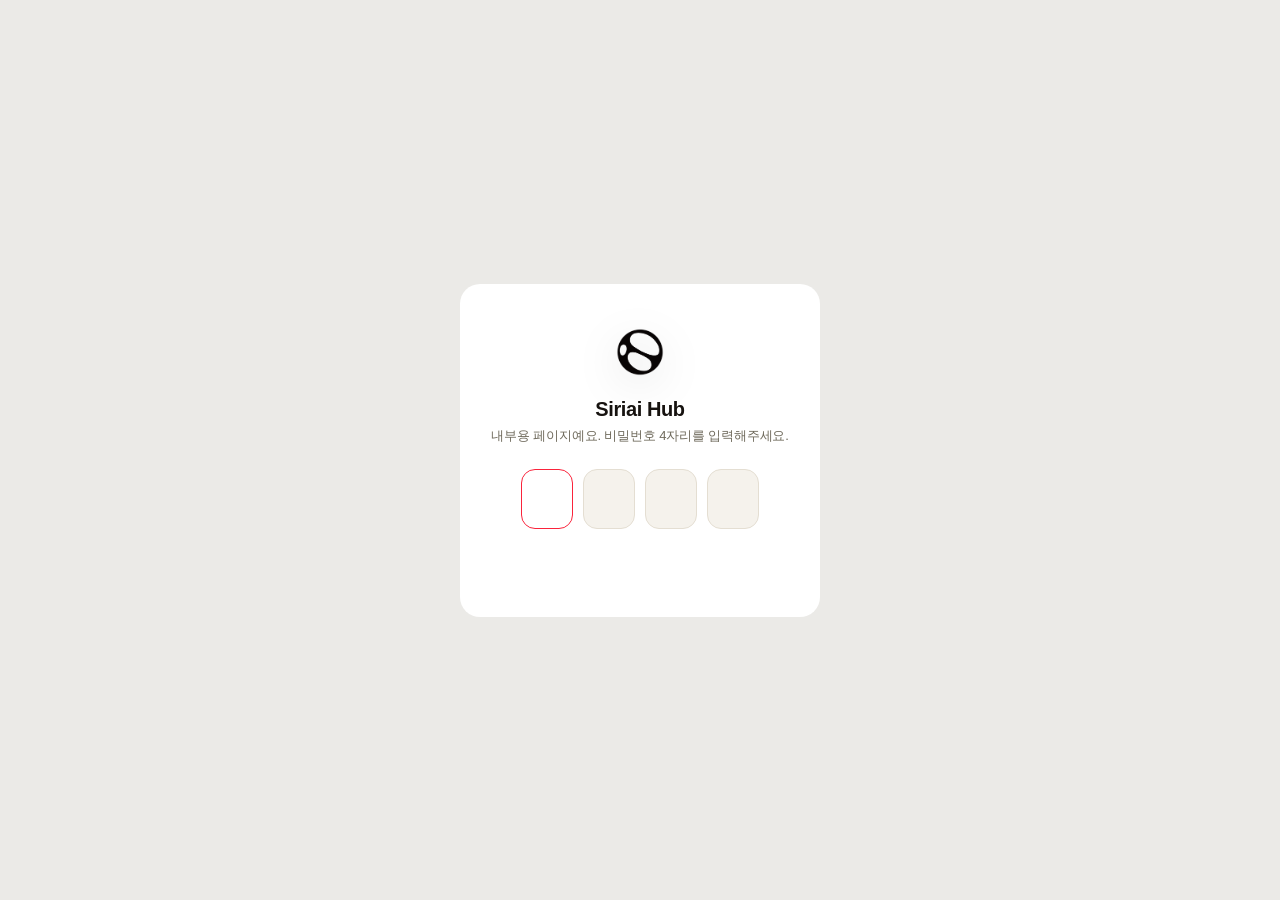
<file: hub.html>
<!doctype html>
<html lang="ko">
<head>
<meta charset="utf-8">
<meta name="viewport" content="width=device-width, initial-scale=1, viewport-fit=cover">
<meta name="robots" content="noindex, nofollow">
<meta name="referrer" content="no-referrer">
<title>Siriai Hub</title>
<link rel="icon" href="assets/symbol-black.png">
<link rel="stylesheet" href="internal.css">
<style>
.tier{ border:1px solid var(--line); border-radius:14px; padding:14px; margin-bottom:10px; }
.tier-top{ display:flex; align-items:center; gap:10px; margin-bottom:10px; }
.tier-top b{ font-size:15px; }
.code{ font-size:11px; font-weight:800; padding:3px 8px; border-radius:999px; background:var(--card); color:var(--muted); letter-spacing:.04em; }
.brands{ margin-left:auto; font-size:11.5px; color:var(--muted); text-align:right; }
.url{ display:block; width:100%; font-size:12.5px; color:var(--ink); background:var(--card); border-radius:10px; padding:10px 12px; margin-bottom:10px; overflow:hidden; text-overflow:ellipsis; white-space:nowrap; }
.sheet-hint{ font-size:11.5px; color:var(--muted); margin:-4px 2px 10px; }
.sheet-hint b{ color:var(--ink); }
.how{ font-size:13px; line-height:1.7; color:var(--muted); margin:0; padding-left:18px; }
.how li{ margin-bottom:6px; }
.how b{ color:var(--ink); }
</style>
</head>
<body>

<main class="lock" id="lock">
  <form class="lock-card" id="lockForm" autocomplete="off">
    <img class="sym" src="assets/symbol-black.png" alt="">
    <h1>Siriai Hub</h1>
    <p>내부용 페이지예요. 비밀번호 4자리를 입력해주세요.</p>
    <div class="pin">
      <input inputmode="numeric" maxlength="1" aria-label="비밀번호 1번째">
      <input inputmode="numeric" maxlength="1" aria-label="비밀번호 2번째">
      <input inputmode="numeric" maxlength="1" aria-label="비밀번호 3번째">
      <input inputmode="numeric" maxlength="1" aria-label="비밀번호 4번째">
    </div>
    <p class="lock-err" id="lockErr"></p>
  </form>
</main>

<div class="shell" id="hub" hidden>
  <header class="topbar">
    <img class="mark" src="assets/symbol-black.png" alt="">
    <img class="word" src="assets/logo-wordmark.png" alt="Siriai">
    <span class="tag">HUB</span>
    <div class="right">
      <span class="pill on">링크</span>
      <a class="pill" href="admin.html">브랜드 관리</a>
      <button class="pill" id="logout">잠그기</button>
    </div>
  </header>

  <section class="card">
    <p class="eyebrow">GUIDE LINKS</p>
    <h2>고료별 가이드라인 링크</h2>
    <p class="desc">인플루언서에게 맞는 링크를 보내주세요. 각 링크에서는 <b>그 링크의 고료만</b> 보이고(캠페인별 금액은 브랜드 관리 → 고료 관리), 허브로 돌아오는 길은 없어요. 고료를 아예 보여주지 않으려면 맨 아래 <b>고료 비공개 링크</b>를 보내세요.</p>
    <div id="tiers"></div>
  </section>

  <section class="card">
    <p class="eyebrow">HOW TO</p>
    <h2>운영 방법</h2>
    <ol class="how">
      <li><b>특정 브랜드로 바로 보내려면</b> 브랜드 관리에서 그 브랜드의 <b>링크 아이콘</b>을 눌러요. 열면 소개 화면 없이 그 브랜드 가이드가 바로 보여요.</li>
      <li><b>새 캠페인</b>은 비슷한 브랜드를 <b>복제</b>해서 바뀐 부분만 고치면 가장 빨라요. 끝난 캠페인은 삭제 대신 <b>마감</b>이나 <b>숨김</b>으로 바꿔요.</li>
      <li><b>지원서</b>는 구글 시트 <b>'지원서'</b> 탭에 브랜드마다 한 줄씩 쌓이고, 어느 링크로 들어왔는지에 따라 <b>'고료'</b> 칸이 자동으로 채워져요.</li>
      <li><b>고료 금액</b>은 Apps Script 코드 맨 위 <b>RATES</b>에만 적어요(깃허브 파일에는 적지 않음). 카드에 보이는 줄을 그대로 넣으면 돼요.</li>
      <li><b>고료 페이지 추가·변경</b>은 목록이 암호화돼 있어서 Claude에게 요청해주세요.</li>
    </ol>
  </section>
</div>
<div class="toast" id="toast"></div>

<script src="vault.js"></script>
<script>
const $ = (id) => document.getElementById(id);
const esc = (s) => String(s).replace(/[&<>"]/g, (c) => ({ '&':'&amp;','<':'&lt;','>':'&gt;','"':'&quot;' }[c]));
let TIERS = [];
const feeLabel = (f) => Number(f) % 10000 === 0 ? Number(f) / 10000 + '만원' : Number(f).toLocaleString() + '원';

/* 짧은 주소 (go 저장소) → 가이드로 바로 넘어가요. 예전 긴 주소도 그대로 작동해요. */
const SHORT = 'https://hwangyksiriai.github.io/go/';
function linkFor(code){ return SHORT + (code ? '?' + encodeURIComponent(code) : ''); }

async function render(){
  $('hub').hidden = false;
  $('tiers').innerHTML = TIERS.map((t) => {
    const url = linkFor(t.code);
    return `<div class="tier">
      <div class="tier-top"><b>${esc(t.label)}</b><span class="code">${esc(t.code)}</span><span class="brands" data-brands="${esc(t.code)}">브랜드 확인 중…</span></div>
      <span class="url">${esc(url)}</span>
      ${t.fee ? `<p class="sheet-hint">Apps Script RATES → <b>'${esc(t.code)}': '${esc(feeLabel(t.fee))}',</b></p>` : ''}
      <div class="actions">
        <button class="btn" data-copy="${esc(url)}"><svg viewBox="0 0 24 24"><rect x="8" y="8" width="12" height="12" rx="2.5"/><path d="M16 8V5.5A1.5 1.5 0 0 0 14.5 4h-9A1.5 1.5 0 0 0 4 5.5v9A1.5 1.5 0 0 0 5.5 16H8"/></svg>링크 복사</button>
        <a class="btn primary" href="${esc(url)}" target="_blank" rel="noopener noreferrer"><svg viewBox="0 0 24 24"><path d="M14 4h6v6M20 4l-9 9M18 14v5a1 1 0 0 1-1 1H5a1 1 0 0 1-1-1V7a1 1 0 0 1 1-1h5"/></svg>새 탭에서 보기</a>
      </div>
    </div>`;
  }).join('') + (() => {
    /* 고료 비공개: 코드 없는 기본 주소 — 가이드에 고료 줄이 안 나오고, 시트 고료 칸은 '링크 없음' */
    const url = linkFor('');
    return `<div class="tier">
      <div class="tier-top"><b>고료 비공개</b><span class="brands" data-brands="">브랜드 확인 중…</span></div>
      <span class="url">${esc(url)}</span>
      <p class="sheet-hint">가이드에 고료가 보이지 않아요. 시트 ‘지원 링크’ 칸에는 ‘비공개 링크’, ‘캠페인 고료’는 비어서 들어와요.</p>
      <div class="actions">
        <button class="btn" data-copy="${esc(url)}"><svg viewBox="0 0 24 24"><rect x="8" y="8" width="12" height="12" rx="2.5"/><path d="M16 8V5.5A1.5 1.5 0 0 0 14.5 4h-9A1.5 1.5 0 0 0 4 5.5v9A1.5 1.5 0 0 0 5.5 16H8"/></svg>링크 복사</button>
        <a class="btn primary" href="${esc(url)}" target="_blank" rel="noopener noreferrer"><svg viewBox="0 0 24 24"><path d="M14 4h6v6M20 4l-9 9M18 14v5a1 1 0 0 1-1 1H5a1 1 0 0 1-1-1V7a1 1 0 0 1 1-1h5"/></svg>새 탭에서 보기</a>
      </div>
    </div>`;
  })();

  /* 링크별로 실제 노출되는 브랜드 (brands.json 의 tierHashes 기준) */
  try {
    const data = await (await fetch('brands.json?t=' + Date.now(), { cache: 'no-store' })).json();
    for (const t of TIERS) {
      const h = await SiriaiVault.tierHash(t.code);
      const names = (data.brands || []).filter((b) => !b.tierHashes?.length || b.tierHashes.includes(h)).map((b) => b.name);
      document.querySelector(`[data-brands="${t.code}"]`).textContent = names.join(' · ') || '노출 브랜드 없음';
    }
    const open = (data.brands || []).filter((b) => !b.tierHashes?.length).map((b) => b.name);
    document.querySelector('[data-brands=""]').textContent = open.join(' · ') || '노출 브랜드 없음';
  } catch { document.querySelectorAll('[data-brands]').forEach((el) => { el.textContent = ''; }); }
}

document.addEventListener('click', async (e) => {
  const c = e.target.closest('[data-copy]'); if (!c) return;
  try { await navigator.clipboard.writeText(c.dataset.copy); } catch {}
  const t = $('toast'); t.textContent = '링크를 복사했어요'; t.classList.add('show');
  setTimeout(() => t.classList.remove('show'), 1300);
});
$('logout').onclick = SiriaiVault.lock;

SiriaiVault.mountLock({
  lockEl: $('lock'), form: $('lockForm'), errEl: $('lockErr'),
  inputs: [...document.querySelectorAll('.pin input')],
  onOpen: (tiers) => { TIERS = tiers; render(); },
});
</script>
</body>
</html>
</file>
<file: internal.css>
/* 허브·어드민 공용 스타일 (포트폴리오 토큰과 동일) */
:root{
  --bg:#ffffff; --ink:#171310; --muted:#6f6a5c; --accent:#fa233b;
  --line:#e4ded2; --card:#f5f2ec; --accent-soft:rgba(250,35,59,.14); --shell-bg:#ebeae7;
  --ok:#1a9e5c; --ok-soft:rgba(26,158,92,.12);
  --font:-apple-system,"SF Pro Text","Inter Tight","Noto Sans KR",Helvetica,Arial,"Apple SD Gothic Neo","Malgun Gothic",sans-serif;
}
*{ box-sizing:border-box; }
html,body{ margin:0; padding:0; }
body{ background:var(--shell-bg); color:var(--ink); font-family:var(--font); word-break:keep-all; letter-spacing:-.01em; -webkit-font-smoothing:antialiased; }
button,input,textarea,select{ font-family:inherit; }
[hidden]{ display:none !important; }

/* ── 잠금 화면 ── */
.lock{ min-height:100svh; display:flex; align-items:center; justify-content:center; padding:16px; }
.lock-card{ width:100%; max-width:360px; background:var(--bg); border-radius:20px; padding:40px 24px 32px; text-align:center; }
.lock-card .sym{ width:56px; height:56px; display:block; margin:0 auto 18px; filter:drop-shadow(0 10px 20px rgba(0,0,0,.14)); }
.lock-card h1{ font-size:20px; margin:0 0 6px; letter-spacing:-.02em; }
.lock-card p{ font-size:13px; color:var(--muted); margin:0 0 24px; }
.pin{ display:flex; justify-content:center; gap:10px; margin-bottom:14px; }
.pin input{ width:52px; height:60px; text-align:center; font-size:24px; font-weight:800; border-radius:14px; border:1px solid var(--line); background:var(--card); color:var(--ink); outline:none; transition:border-color .15s, background .15s; -webkit-text-security:disc; }
.pin input:focus{ border-color:var(--accent); background:#fff; }
.pin.shake{ animation:shake .4s; }
.pin.shake input{ border-color:var(--accent); }
@keyframes shake{ 20%,60%{ transform:translateX(-8px); } 40%,80%{ transform:translateX(8px); } }
.lock-err{ font-size:12.5px; color:var(--accent); min-height:18px; margin:0; }

/* ── 레이아웃 ── */
.shell{ max-width:680px; margin:0 auto; padding:8px; display:flex; flex-direction:column; gap:8px; }
.topbar{ position:sticky; top:8px; z-index:10; display:flex; align-items:center; gap:10px; padding:12px 14px; background:var(--bg); border-radius:16px; }
.topbar .mark{ width:24px; height:24px; }
.topbar .word{ height:14px; }
.topbar .tag{ font-size:11px; font-weight:800; color:var(--accent); background:var(--accent-soft); padding:4px 9px; border-radius:999px; letter-spacing:.04em; }
.topbar .right{ margin-left:auto; display:flex; gap:6px; }
@media (max-width:440px){ .topbar .word{ display:none; } .topbar{ gap:8px; padding:10px 12px; } .topbar .right{ gap:4px; } }
.pill{ background:var(--card); border:1px solid var(--line); border-radius:999px; padding:7px 12px; font-size:12px; font-weight:700; color:var(--muted); cursor:pointer; text-decoration:none; white-space:nowrap; }
.pill.on{ background:var(--accent-soft); border-color:transparent; color:var(--accent); }
.card{ background:var(--bg); border-radius:16px; padding:24px 20px; }
.eyebrow{ font-size:11px; font-weight:800; color:var(--accent); letter-spacing:.06em; margin:0 0 8px; }
h2{ font-size:22px; letter-spacing:-.02em; margin:0 0 6px; }
h3{ font-size:15px; letter-spacing:-.02em; margin:0 0 10px; }
.desc{ font-size:13px; color:var(--muted); line-height:1.6; margin:0 0 18px; }

.btn{ flex:1; display:flex; align-items:center; justify-content:center; gap:6px; padding:11px 14px; border-radius:999px; border:1px solid var(--line); background:#fff; font-size:13px; font-weight:700; color:var(--ink); cursor:pointer; text-decoration:none; white-space:nowrap; }
.btn.primary{ background:var(--accent); border-color:var(--accent); color:#fff; }
.btn.danger{ color:var(--accent); }
.btn:disabled{ opacity:.5; cursor:default; }
.btn svg{ width:15px; height:15px; stroke:currentColor; stroke-width:2; fill:none; stroke-linecap:round; stroke-linejoin:round; }
.actions{ display:flex; gap:8px; }

.toast{ position:fixed; bottom:24px; left:50%; transform:translate(-50%,10px); z-index:100; background:var(--ink); color:#fff; font-size:12.5px; font-weight:700; padding:10px 16px; border-radius:999px; opacity:0; pointer-events:none; transition:opacity .2s, transform .2s; max-width:calc(100% - 32px); text-align:center; }
.toast.show{ opacity:1; transform:translate(-50%,0); }
.toast.err{ background:var(--accent); }
</file>
